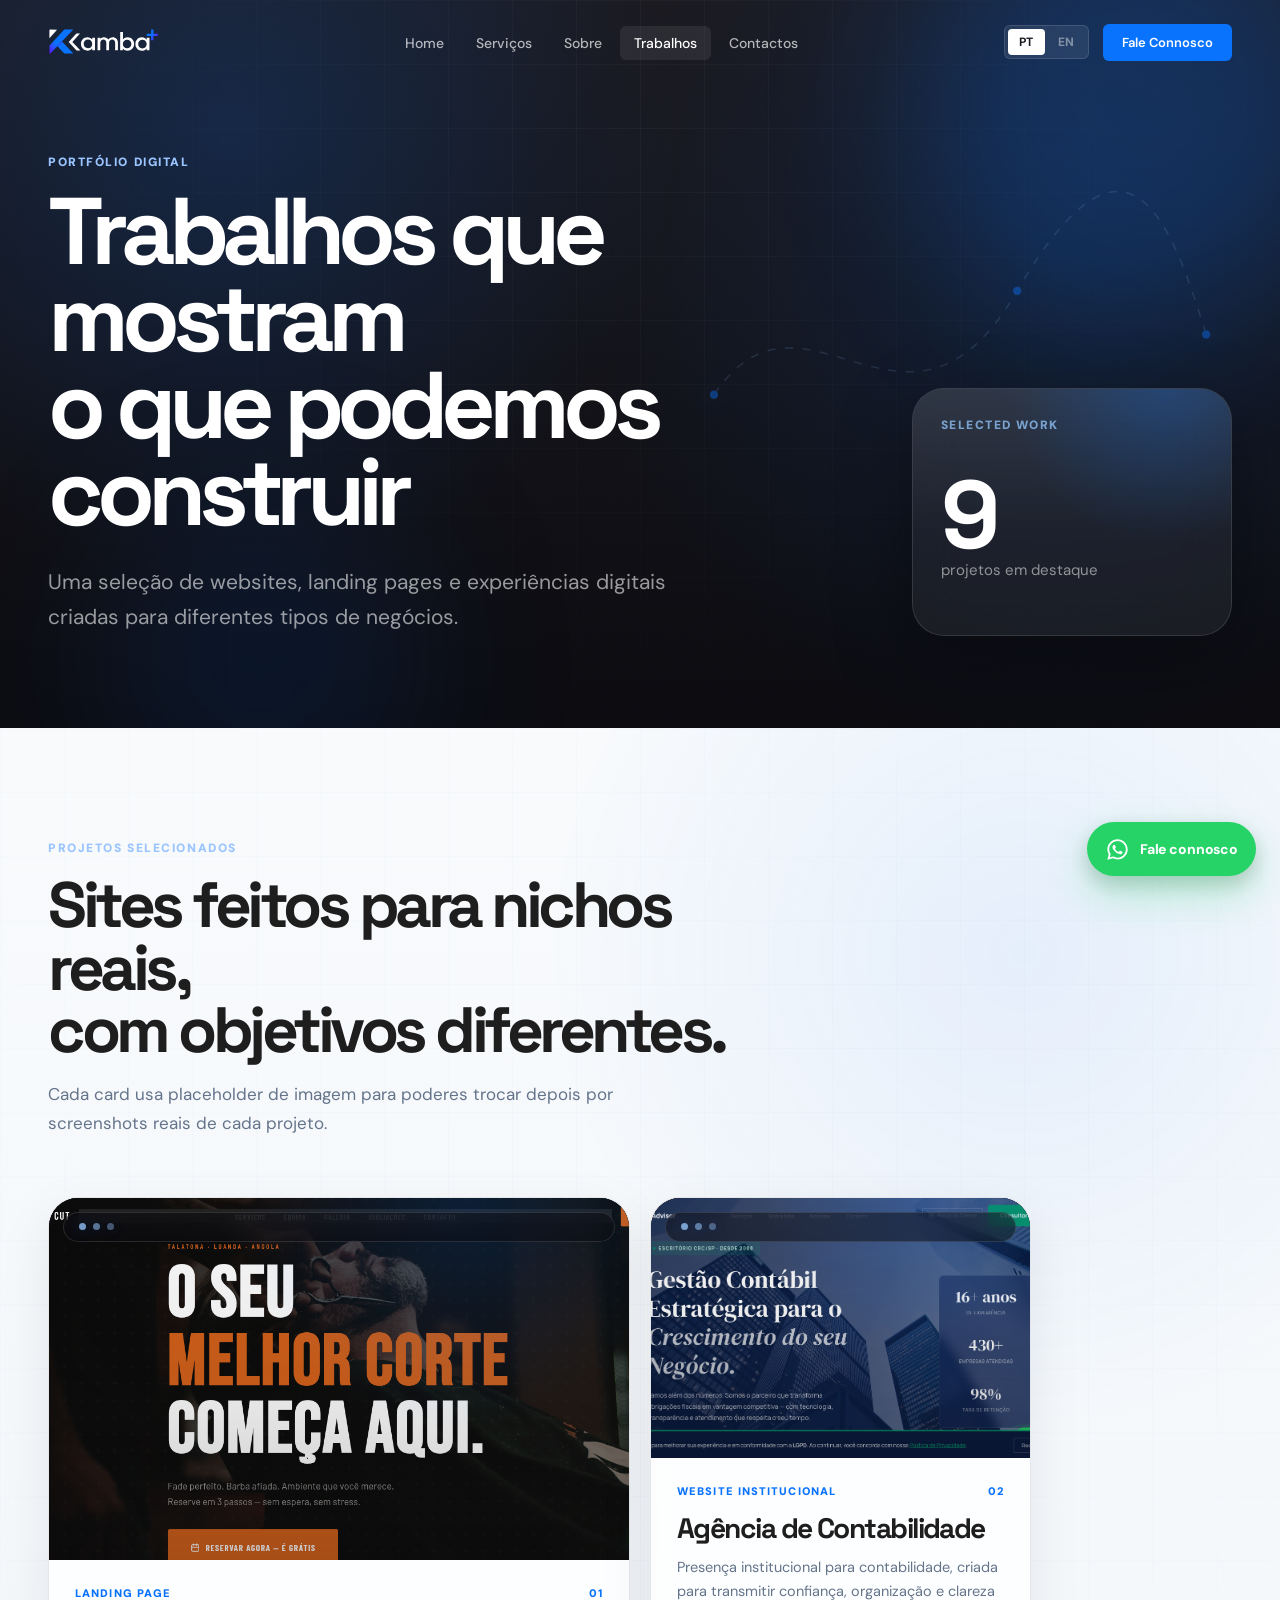
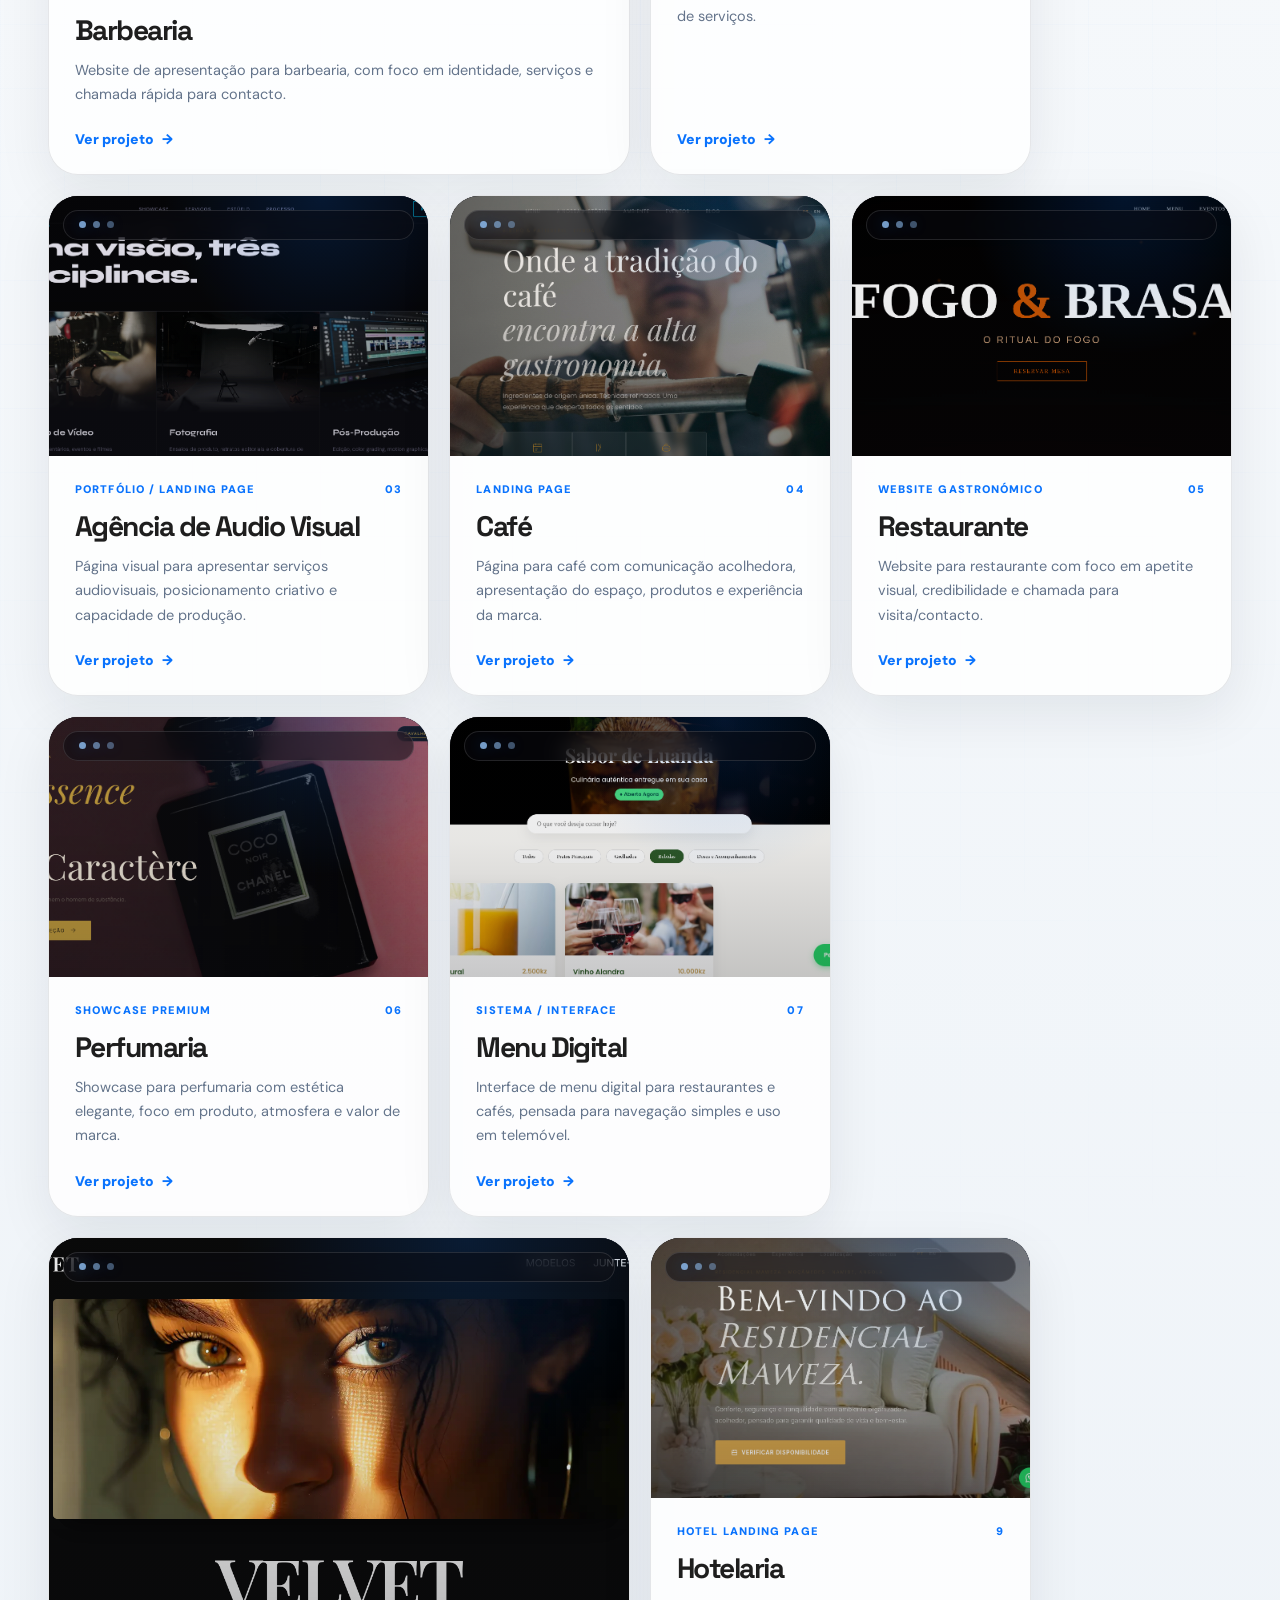
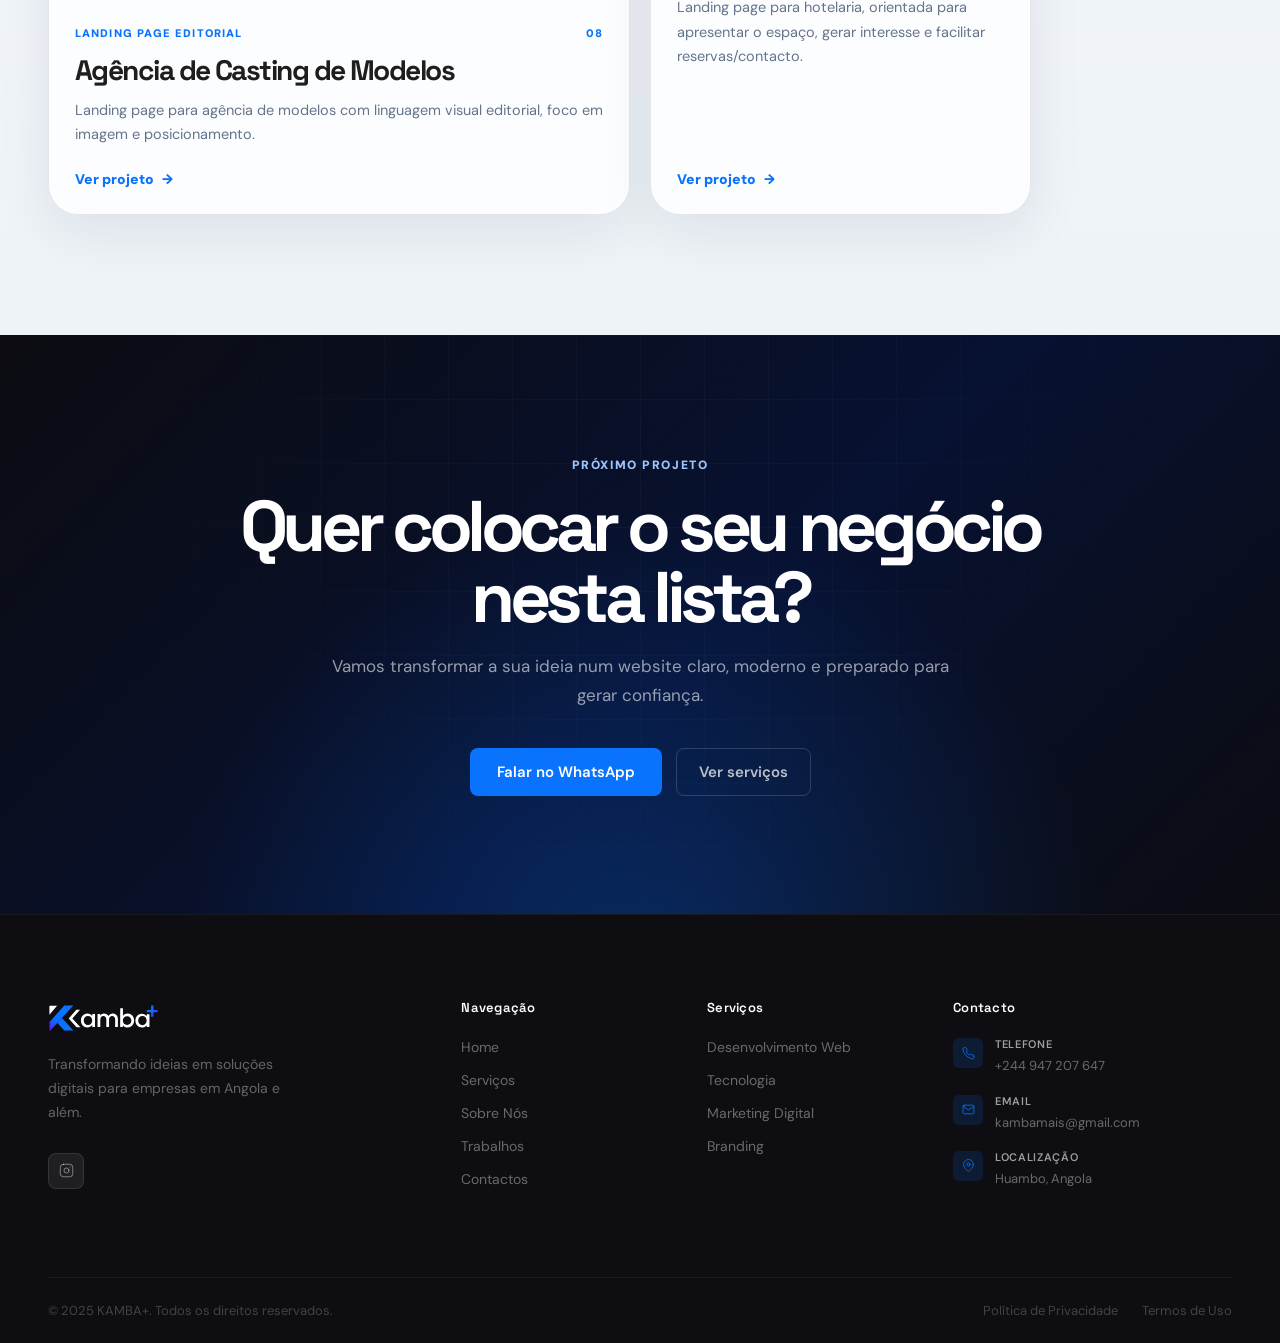
<file: projects.html>
<!DOCTYPE html>

<html lang="pt">

<head>
    <meta charset="utf-8" />
    <meta content="width=device-width, initial-scale=1.0" name="viewport" />
    <title data-i18n="meta.projects.title">Trabalhos — KAMBA+ | Projetos Digitais</title>
    <meta
        content="Conheça alguns trabalhos digitais desenvolvidos pela KAMBA+: websites, landing pages, menus digitais e páginas institucionais."
        data-i18n-content="meta.projects.description" name="description" />
    <meta content="#1A191F" name="theme-color" />
    <link href="assets/icons/favicon2.png" rel="icon" type="image/svg+xml" />
    <link href="assets/css/main.css" rel="stylesheet" />
    <link href="assets/css/projects.css" rel="stylesheet" />
    <link href="https://fonts.googleapis.com" rel="preconnect" />
    <link crossorigin="" href="https://fonts.gstatic.com" rel="preconnect" />
    <link
        href="https://fonts.googleapis.com/css2?family=Space+Grotesk:wght@400;500;600;700&amp;family=DM+Sans:ital,opsz,wght@0,9..40,300;0,9..40,400;0,9..40,500;0,9..40,600;1,9..40,400&amp;display=swap"
        rel="stylesheet" />
</head>

<body class="projects-page">
    <nav aria-label="Navegação principal" class="nav" data-i18n-aria-label="aria.nav.main" id="nav">
        <div class="wrap">
            <div class="nav__row">
                <a aria-label="KAMBA+ — Início" class="nav__logo" data-i18n-aria-label="aria.logo.home"
                    href="index.html">
                    <img alt="KAMBA+ logo" class="nav__logo-img" height="40px" src="assets/icons/logo.svg" />
                </a>
                <ul class="nav__menu" role="list">
                    <li><a data-i18n="nav.home" href="index.html">Home</a></li>
                    <li><a data-i18n="nav.services" href="services.html">Serviços</a></li>
                    <li><a data-i18n="nav.about" href="about.html">Sobre</a></li>
                    <li><a class="is-current" data-i18n="nav.projects" href="projects.html">Trabalhos</a></li>
                    <li><a data-i18n="nav.contacts" href="#contactos">Contactos</a></li>
                </ul>
                <div class="nav__controls">
                    <div aria-label="Selecionar idioma" class="nav__lang" data-i18n-aria-label="nav.lang.label"
                        role="group">
                        <button aria-pressed="true" class="on" data-lang-btn="pt" id="lang-pt">PT</button>
                        <button aria-pressed="false" data-lang-btn="en" id="lang-en">EN</button>
                    </div>
                    <a class="btn btn-primary btn-sm" data-i18n="nav.cta" href="#contactos">
                        Fale Connosco
                        <svg aria-hidden="true" fill="none" height="13" viewbox="0 0 14 14" width="13">
                            <path d="M2 7h10M8 3l4 4-4 4" stroke="currentColor" stroke-linecap="round"
                                stroke-linejoin="round" stroke-width="1.6"></path>
                        </svg>
                    </a>
                    <button aria-controls="drawer" aria-expanded="false" aria-label="Abrir menu" class="nav__burger"
                        data-i18n-aria-label="aria.nav.open" id="burger">
                        <span></span><span></span><span></span>
                    </button>
                </div>
            </div>
        </div>
    </nav>
    <nav aria-hidden="true" aria-label="Menu de navegação móvel" class="nav__drawer"
        data-i18n-aria-label="aria.nav.mobile" id="drawer">
        <a class="drw-link" data-i18n="nav.home" href="index.html">Home</a>
        <a class="drw-link" data-i18n="nav.services" href="services.html">Serviços</a><a class="drw-link is-current"
            data-i18n="nav.projects" href="projects.html">Trabalhos</a>
        <a class="drw-link" data-i18n="nav.about" href="about.html">Sobre</a>
        <a class="drw-link" data-i18n="nav.contacts" href="#contactos">Contactos</a>
        <a class="btn btn-primary" data-i18n="nav.cta" href="#contactos">Fale Connosco</a>
    </nav>
    <main>
        <section aria-label="Apresentação dos trabalhos" class="projects-hero"
            data-i18n-aria-label="aria.projects.hero">
            <div aria-hidden="true" class="projects-hero__noise"></div>
            <div aria-hidden="true" class="projects-blob projects-blob--a"></div>
            <div aria-hidden="true" class="projects-blob projects-blob--b"></div>
            <svg aria-hidden="true" class="projects-hero__svg" focusable="false" viewbox="0 0 520 280">
                <path class="projects-line" d="M24 226 C 112 96, 210 308, 316 126 S 464 58, 498 168"></path>
                <circle class="projects-node" cx="24" cy="226" r="4"></circle>
                <circle class="projects-node" cx="316" cy="126" r="4"></circle>
                <circle class="projects-node" cx="498" cy="168" r="4"></circle>
            </svg>
            <div class="wrap">
                <div class="projects-hero__grid">
                    <div class="projects-hero__copy">
                        <span class="projects-eyebrow" data-i18n="projects.hero.eyebrow">Portfólio Digital</span>
                        <h1 class="projects-hero__title" data-i18n-html="projects.hero.title">Trabalhos que
                            mostram<br />o
                            que podemos construir</h1>
                        <p class="projects-hero__lead" data-i18n="projects.hero.subtitle">Uma seleção de websites,
                            landing pages e experiências digitais criadas para diferentes tipos de negócios.</p>
                    </div>
                    <div aria-hidden="true" class="projects-hero__panel">
                        <span class="projects-hero__panel-kicker">Selected work</span>
                        <strong>9</strong>
                        <span>projetos em destaque</span>
                    </div>
                </div>
            </div>
        </section>
        <section aria-label="Lista de trabalhos realizados" class="projects-showcase"
            data-i18n-aria-label="aria.projects.showcase">
            <div class="wrap">
                <div class="projects-showcase__head">
                    <span class="projects-eyebrow" data-i18n="projects.showcase.eyebrow">Projetos selecionados</span>
                    <h2 data-i18n-html="projects.showcase.title">Sites feitos para nichos reais,<br />com objetivos
                        diferentes.</h2>
                    <p data-i18n="projects.showcase.subtitle">Cada card usa placeholder de imagem para poderes trocar
                        depois por screenshots reais de cada projeto.</p>
                </div>
                <div class="projects-grid">
                    <article class="project-card" data-work="barber">
                        <a aria-label="Abrir projeto Barbearia" class="project-card__media"
                            href="https://whaltayr.github.io/barbearia/" rel="noopener noreferrer" target="_blank">
                            <div aria-hidden="true" class="project-card__placeholder">
                                <span class="project-card__browser-dot"></span>
                                <span class="project-card__browser-dot"></span>
                                <span class="project-card__browser-dot"></span>
                                <img alt="Screenshot do projeto Barbearia" class="project-card__thumb"
                                    src="assets/image/pj2.png" />
                            </div>
                            <!-- Troca o placeholder por uma imagem quando tiveres screenshot: 
                        <img src="assets/image/projects/barber.jpg" alt="Screenshot do projeto Barbearia">
                        -->
                        </a>
                        <div class="project-card__body">
                            <div class="project-card__meta">
                                <span data-i18n="projects.card.barber.type">Landing Page</span>
                                <span>01</span>
                            </div>
                            <h3 class="project-card__title" data-i18n="projects.card.barber.title">Barbearia</h3>
                            <p class="project-card__desc" data-i18n="projects.card.barber.desc">Website de apresentação
                                para barbearia, com foco em identidade, serviços e chamada rápida para contacto.</p>
                            <a class="project-card__link" data-i18n="projects.card.cta"
                                href="https://whaltayr.github.io/barbearia/" rel="noopener noreferrer"
                                target="_blank">Ver projeto</a>
                        </div>
                    </article>
                    <article class="project-card" data-work="accounting">
                        <a aria-label="Abrir projeto Agência de Contabilidade" class="project-card__media"
                            href="https://whaltayr.github.io/trust/" rel="noopener noreferrer" target="_blank">
                            <div aria-hidden="true" class="project-card__placeholder">
                                <span class="project-card__browser-dot"></span>
                                <span class="project-card__browser-dot"></span>
                                <span class="project-card__browser-dot"></span>
                                <img alt="Screenshot do projeto Agência de
                                Contabilidade" class="project-card__thumb" src="assets/image/pj1.png" />
                            </div>
                            <!-- Troca o placeholder por uma imagem quando tiveres screenshot: 
                        <img src="assets/image/projects/accounting.jpg" alt="Screenshot do projeto Agência de Contabilidade">
                        -->
                        </a>
                        <div class="project-card__body">
                            <div class="project-card__meta">
                                <span data-i18n="projects.card.accounting.type">Website Institucional</span>
                                <span>02</span>
                            </div>
                            <h3 class="project-card__title" data-i18n="projects.card.accounting.title">Agência de
                                Contabilidade</h3>
                            <p class="project-card__desc" data-i18n="projects.card.accounting.desc">Presença
                                institucional para contabilidade, criada para transmitir confiança, organização e
                                clareza de serviços.</p>
                            <a class="project-card__link" data-i18n="projects.card.cta"
                                href="https://whaltayr.github.io/trust/" rel="noopener noreferrer" target="_blank">Ver
                                projeto</a>
                        </div>
                    </article>
                    <article class="project-card" data-work="audiovisual">
                        <a aria-label="Abrir projeto Agência de Audio Visual" class="project-card__media"
                            href="https://whaltayr.github.io/Audio-Visual/" rel="noopener noreferrer" target="_blank">
                            <div aria-hidden="true" class="project-card__placeholder">
                                <span class="project-card__browser-dot"></span>
                                <span class="project-card__browser-dot"></span>
                                <span class="project-card__browser-dot"></span>
                                <img alt="Screenshot do projeto Agência de Audio
                                Visual" class="project-card__thumb" src="assets/image/pj4.png" />
                            </div>
                            <!-- Troca o placeholder por uma imagem quando tiveres screenshot: 
                        <img src="assets/image/projects/audiovisual.jpg" alt="Screenshot do projeto Agência de Audio Visual">
                        -->
                        </a>
                        <div class="project-card__body">
                            <div class="project-card__meta">
                                <span data-i18n="projects.card.audiovisual.type">Portfólio / Landing Page</span>
                                <span>03</span>
                            </div>
                            <h3 class="project-card__title" data-i18n="projects.card.audiovisual.title">Agência de Audio
                                Visual</h3>
                            <p class="project-card__desc" data-i18n="projects.card.audiovisual.desc">Página visual para
                                apresentar serviços audiovisuais, posicionamento criativo e capacidade de produção.</p>
                            <a class="project-card__link" data-i18n="projects.card.cta"
                                href="https://whaltayr.github.io/Audio-Visual/" rel="noopener noreferrer"
                                target="_blank">Ver projeto</a>
                        </div>
                    </article>
                    <article class="project-card" data-work="cafe">
                        <a aria-label="Abrir projeto Café" class="project-card__media"
                            href="https://whaltayr.github.io/caf-/" rel="noopener noreferrer" target="_blank">
                            <div aria-hidden="true" class="project-card__placeholder">
                                <span class="project-card__browser-dot"></span>
                                <span class="project-card__browser-dot"></span>
                                <span class="project-card__browser-dot"></span>
                                <img alt="Screenshot do projeto Café" class="project-card__thumb"
                                    src="assets/image/pj5.png" />
                            </div>
                            <!-- Troca o placeholder por uma imagem quando tiveres screenshot: 
                        <img src="assets/image/projects/cafe.jpg" alt="Screenshot do projeto Café">
                        -->
                        </a>
                        <div class="project-card__body">
                            <div class="project-card__meta">
                                <span data-i18n="projects.card.cafe.type">Landing Page</span>
                                <span>04</span>
                            </div>
                            <h3 class="project-card__title" data-i18n="projects.card.cafe.title">Café</h3>
                            <p class="project-card__desc" data-i18n="projects.card.cafe.desc">Página para café com
                                comunicação acolhedora, apresentação do espaço, produtos e experiência da marca.</p>
                            <a class="project-card__link" data-i18n="projects.card.cta"
                                href="https://whaltayr.github.io/caf-/" rel="noopener noreferrer" target="_blank">Ver
                                projeto</a>
                        </div>
                    </article>
                    <article class="project-card" data-work="restaurant">
                        <a aria-label="Abrir projeto Restaurante" class="project-card__media"
                            href="https://whaltayr.github.io/nabrasa/" rel="noopener noreferrer" target="_blank">
                            <div aria-hidden="true" class="project-card__placeholder">
                                <span class="project-card__browser-dot"></span>
                                <span class="project-card__browser-dot"></span>
                                <span class="project-card__browser-dot"></span>
                                <img alt="Screenshot do projeto Restaurante" class="project-card__thumb"
                                    src="assets/image/pj6.png" />
                            </div>
                            <!-- Troca o placeholder por uma imagem quando tiveres screenshot: 
                        <img src="assets/image/projects/restaurant.jpg" alt="Screenshot do projeto Restaurante">
                        -->
                        </a>
                        <div class="project-card__body">
                            <div class="project-card__meta">
                                <span data-i18n="projects.card.restaurant.type">Website Gastronómico</span>
                                <span>05</span>
                            </div>
                            <h3 class="project-card__title" data-i18n="projects.card.restaurant.title">Restaurante</h3>
                            <p class="project-card__desc" data-i18n="projects.card.restaurant.desc">Website para
                                restaurante com foco em apetite visual, credibilidade e chamada para visita/contacto.
                            </p>
                            <a class="project-card__link" data-i18n="projects.card.cta"
                                href="https://whaltayr.github.io/nabrasa/" rel="noopener noreferrer" target="_blank">Ver
                                projeto</a>
                        </div>
                    </article>
                    <article class="project-card" data-work="perfume">
                        <a aria-label="Abrir projeto Perfumaria" class="project-card__media"
                            href="https://whaltayr.github.io/prezensa/" rel="noopener noreferrer" target="_blank">
                            <div aria-hidden="true" class="project-card__placeholder">
                                <span class="project-card__browser-dot"></span>
                                <span class="project-card__browser-dot"></span>
                                <span class="project-card__browser-dot"></span>
                                <img alt="Screenshot do projeto Perfumaria" class="project-card__thumb"
                                    src="assets/image/pj7.png" />
                                <!-- Troca o placeholder por uma imagem quando tiveres screenshot: 
                        <img src="assets/image/projects/perfume.jpg" alt="Screenshot do projeto Perfumaria">
                        -->
                            </div>
                        </a>
                        <div class="project-card__body">
                            <div class="project-card__meta">
                                <span data-i18n="projects.card.perfume.type">Showcase Premium</span>
                                <span>06</span>
                            </div>
                            <h3 class="project-card__title" data-i18n="projects.card.perfume.title">Perfumaria</h3>
                            <p class="project-card__desc" data-i18n="projects.card.perfume.desc">Showcase para
                                perfumaria com estética elegante, foco em produto, atmosfera e valor de marca.</p>
                            <a class="project-card__link" data-i18n="projects.card.cta"
                                href="https://whaltayr.github.io/prezensa/" rel="noopener noreferrer"
                                target="_blank">Ver projeto</a>
                        </div>
                    </article>
                    <article class="project-card" data-work="menu">
                        <a aria-label="Abrir projeto Menu Digital" class="project-card__media"
                            href="https://whaltayr.github.io/menu-test/" rel="noopener noreferrer" target="_blank">
                            <div aria-hidden="true" class="project-card__placeholder">
                                <span class="project-card__browser-dot"></span>
                                <span class="project-card__browser-dot"></span>
                                <span class="project-card__browser-dot"></span>
                                <img alt="Screenshot do projeto Menu Digital" class="project-card__thumb"
                                    src="assets/image/pj8.png" />
                            </div>
                            <!-- Troca o placeholder por uma imagem quando tiveres screenshot: 
                        <img src="assets/image/projects/menu.jpg" alt="Screenshot do projeto Menu Digital">
                        -->
                        </a>
                        <div class="project-card__body">
                            <div class="project-card__meta">
                                <span data-i18n="projects.card.menu.type">Sistema / Interface</span>
                                <span>07</span>
                            </div>
                            <h3 class="project-card__title" data-i18n="projects.card.menu.title">Menu Digital</h3>
                            <p class="project-card__desc" data-i18n="projects.card.menu.desc">Interface de menu digital
                                para restaurantes e cafés, pensada para navegação simples e uso em telemóvel.</p>
                            <a class="project-card__link" data-i18n="projects.card.cta"
                                href="https://whaltayr.github.io/menu-test/" rel="noopener noreferrer"
                                target="_blank">Ver projeto</a>
                        </div>
                    </article>

                    <article class="project-card" data-work="casting">
                        <a aria-label="Abrir projeto Agência de Casting de Modelos" class="project-card__media"
                            href="https://velvet-models-qnz2t05ew-whaltayrs-projects.vercel.app/"
                            rel="noopener noreferrer" target="_blank">
                            <div aria-hidden="true" class="project-card__placeholder">
                                <span class="project-card__browser-dot"></span>
                                <span class="project-card__browser-dot"></span>
                                <span class="project-card__browser-dot"></span>
                                <img alt="Screenshot do projeto Agência de Casting
                                de Modelos" class="project-card__thumb" src="assets/image/pj10.png" />
                            </div>
                            <!-- Troca o placeholder por uma imagem quando tiveres screenshot: 
                        <img src="assets/image/projects/casting.jpg" alt="Screenshot do projeto Agência de Casting de Modelos">
                        -->
                        </a>
                        <div class="project-card__body">
                            <div class="project-card__meta">
                                <span data-i18n="projects.card.casting.type">Landing Page Editorial</span>
                                <span>08</span>
                            </div>
                            <h3 class="project-card__title" data-i18n="projects.card.casting.title">Agência de Casting
                                de Modelos</h3>
                            <p class="project-card__desc" data-i18n="projects.card.casting.desc">Landing page para
                                agência de modelos com linguagem visual editorial, foco em imagem e posicionamento.</p>
                            <a class="project-card__link" data-i18n="projects.card.cta"
                                href="https://velvet-models-qnz2t05ew-whaltayrs-projects.vercel.app/"
                                rel="noopener noreferrer" target="_blank">Ver projeto</a>
                        </div>
                    </article>
                

                    <article class="project-card" data-work="hotel">
                        <a aria-label="Abrir projeto Hotelaria" class="project-card__media"
                            href="https://whaltayr.github.io/oasis/" rel="noopener noreferrer" target="_blank">
                            <div aria-hidden="true" class="project-card__placeholder">
                                <span class="project-card__browser-dot"></span>
                                <span class="project-card__browser-dot"></span>
                                <span class="project-card__browser-dot"></span>
                                <img alt="Screenshot do projeto Hotelaria" class="project-card__thumb"
                                    src="assets/image/pj9.png" />
                            </div>
                            <!-- Troca o placeholder por uma imagem quando tiveres screenshot: 
                        <img src="assets/image/projects/hotel.jpg" alt="Screenshot do projeto Hotelaria">
                        -->
                        </a>
                        <div class="project-card__body">
                            <div class="project-card__meta">
                                <span data-i18n="projects.card.hotel.type">Hotel Landing Page</span>
                                <span>9</span>
                            </div>
                            <h3 class="project-card__title" data-i18n="projects.card.hotel.title">Hotelaria</h3>
                            <p class="project-card__desc" data-i18n="projects.card.hotel.desc">Landing page para
                                hotelaria, orientada para apresentar o espaço, gerar interesse e facilitar
                                reservas/contacto.</p>
                            <a class="project-card__link" data-i18n="projects.card.cta"
                                href="https://whaltayr.github.io/oasis/" rel="noopener noreferrer" target="_blank">Ver
                                projeto</a>
                        </div>
                    </article>
                </div>
            </div>
            <!--
        Extra disponível: Loja de Cosméticos — https://whaltayr.github.io/cosmerico/
        Extra disponível: Hotel Landing Page — https://whaltayr.github.io/yona/
        Extra disponível: Restaurante Café — https://whaltayr.github.io/caf-/
    -->
        </section>
        <section aria-label="Chamada para contacto" class="projects-cta" data-i18n-aria-label="aria.projects.cta"
            id="contactos">
            <div aria-hidden="true" class="projects-cta__noise"></div>
            <div class="wrap">
                <div class="projects-cta__box">
                    <span class="projects-eyebrow" data-i18n="projects.cta.eyebrow">Próximo projeto</span>
                    <h2 data-i18n-html="projects.cta.title">Quer colocar o seu negócio<br />nesta lista?</h2>
                    <p data-i18n="projects.cta.subtitle">Vamos transformar a sua ideia num website claro, moderno e
                        preparado para gerar confiança.</p>
                    <div class="projects-cta__actions">
                        <a class="btn btn-primary" data-i18n="projects.cta.whatsapp" href="https://wa.me/244947207647"
                            rel="noopener noreferrer" target="_blank">Falar no WhatsApp</a>
                        <a class="btn btn-ghost" data-i18n="projects.cta.services" href="services.html">Ver serviços</a>
                    </div>
                </div>
            </div>
        </section>
    </main>
    <footer aria-label="Rodapé da KAMBA+" class="footer" data-i18n-aria-label="aria.footer">
        <div class="wrap">
            <div class="footer__grid">
                <div>
                    <div class="f-logo"><img alt="KAMBA+ logo" class="nav__logo-img-footer"
                            src="assets/icons/logo.svg" /></div>
                    <p class="f-tagline" data-i18n="footer.tagline">Transformando ideias em soluções digitais para
                        empresas em Angola e além.</p>
                    <div class="f-social">
                        <a aria-label="Instagram da KAMBA+" href="https://instagram.com/KambaMais"
                            rel="noopener noreferrer" target="_blank">
                            <svg fill="none" height="15" stroke="currentColor" stroke-linecap="round"
                                stroke-linejoin="round" stroke-width="1.5" viewbox="0 0 24 24" width="15">
                                <rect height="20" rx="5" width="20" x="2" y="2"></rect>
                                <path d="M16 11.37A4 4 0 1 1 12.63 8 4 4 0 0 1 16 11.37z"></path>
                                <line x1="17.5" x2="17.51" y1="6.5" y2="6.5"></line>
                            </svg>
                        </a>
                   <!--      <a aria-label="Facebook da KAMBA+" href="#" rel="noopener noreferrer" target="_blank">
                            <svg fill="none" height="15" stroke="currentColor" stroke-linecap="round"
                                stroke-linejoin="round" stroke-width="1.5" viewbox="0 0 24 24" width="15">
                                <path d="M18 2h-3a5 5 0 0 0-5 5v3H7v4h3v8h4v-8h3l1-4h-4V7a1 1 0 0 1 1-1h3z"></path>
                            </svg>
                        </a>

                        -->
                      
                    </div>
                </div>
                <div>
                    <h3 class="f-col-title" data-i18n="footer.nav.title">Navegação</h3>
                    <ul class="f-links" role="list">
                        <li><a data-i18n="nav.home" href="index.html">Home</a></li>
                        <li><a data-i18n="nav.services" href="services.html">Serviços</a></li>
                        <li><a data-i18n="footer.nav.about" href="about.html">Sobre Nós</a></li>
                        <li><a data-i18n="nav.projects" href="projects.html">Trabalhos</a></li>
                        <li><a data-i18n="nav.contacts" href="contact.html">Contactos</a></li>
                    </ul>
                </div>
                <div>
                    <h3 class="f-col-title" data-i18n="footer.svc.title">Serviços</h3>
                    <ul class="f-links" role="list">
                        <li><a data-i18n="footer.services.webdev" href="services.html#webdev">Desenvolvimento Web</a>
                        </li>
                        <li><a data-i18n="footer.services.tech" href="services.html#tecnologia">Tecnologia</a></li>
                        <li><a data-i18n="footer.services.digital-marketing" href="services.html#marketing">Marketing
                                Digital</a></li>
                        <li><a data-i18n="footer.services.branding" href="services.html#branding">Branding</a></li>
                    </ul>
                </div>
                <div>
                    <h3 class="f-col-title" data-i18n="footer.cnt.title">Contacto</h3>
                    <div class="f-contact-item">
                        <div aria-hidden="true" class="f-contact-ico">
                            <svg fill="none" stroke-linecap="round" stroke-linejoin="round" stroke-width="1.5"
                                viewbox="0 0 24 24">
                                <path
                                    d="M22 16.92v3a2 2 0 0 1-2.18 2 19.79 19.79 0 0 1-8.63-3.07A19.5 19.5 0 0 1 4.69 12a19.79 19.79 0 0 1-3.07-8.67A2 2 0 0 1 3.6 1.26h3a2 2 0 0 1 2 1.72c.13.9.37 1.77.72 2.61a2 2 0 0 1-.45 2.11L7.91 9a16 16 0 0 0 6 6l.91-.91a2 2 0 0 1 2.11-.45c.84.35 1.71.59 2.61.72A2 2 0 0 1 21.57 16.92z">
                                </path>
                            </svg>
                        </div>
                        <div class="f-contact-txt"><strong data-i18n="footer.cnt.phone">Telefone</strong><a
                                href="tel:+244947207647">+244 947 207
                                647</a></div>
                    </div>
                    <div class="f-contact-item">
                        <div aria-hidden="true" class="f-contact-ico">
                            <svg fill="none" stroke-linecap="round" stroke-linejoin="round" stroke-width="1.5"
                                viewbox="0 0 24 24">
                                <path d="M4 4h16c1.1 0 2 .9 2 2v12c0 1.1-.9 2-2 2H4c-1.1 0-2-.9-2-2V6c0-1.1.9-2 2-2z">
                                </path>
                                <polyline points="22,6 12,13 2,6"></polyline>
                            </svg>
                        </div>
                        <div class="f-contact-txt"><strong data-i18n="footer.cnt.email">Email</strong><a
                                href="mailto:kambamais@gmail.com">kambamais@gmail.com</a></div>
                    </div>
                    <div class="f-contact-item">
                        <div aria-hidden="true" class="f-contact-ico">
                            <svg fill="none" stroke-linecap="round" stroke-linejoin="round" stroke-width="1.5"
                                viewbox="0 0 24 24">
                                <path d="M21 10c0 7-9 13-9 13s-9-6-9-13a9 9 0 0 1 18 0z"></path>
                                <circle cx="12" cy="10" r="3"></circle>
                            </svg>
                        </div>
                        <div class="f-contact-txt"><strong data-i18n="footer.cnt.loc">Localização</strong>Huambo, Angola
                        </div>
                    </div>
                </div>
            </div>
            <div class="footer__bar">
                <p class="footer__copy" data-i18n="footer.copy">© 2025 KAMBA+. Todos os direitos reservados.</p>
                <div class="footer__bar-links">
                    <a data-i18n="footer.privacy" href="#">Política de Privacidade</a>
                    <a data-i18n="footer.terms" href="#">Termos de Uso</a>
                </div>
            </div>
        </div>
    </footer>
    <a aria-label="Falar com a KAMBA+ no WhatsApp" class="wa-float" data-i18n-aria-label="aria.whatsapp.float"
        href="https://wa.me/244947207647" rel="noopener noreferrer" target="_blank">
        <svg aria-hidden="true" class="wa-float__icon" focusable="false" viewbox="0 0 32 32">
            <path
                d="M16.04 3C8.87 3 3.04 8.72 3.04 15.76c0 2.25.61 4.45 1.76 6.37L3 29l7.05-1.8a13.2 13.2 0 0 0 5.99 1.47c7.17 0 13-5.72 13-12.76S23.21 3 16.04 3Zm0 23.48c-1.86 0-3.69-.5-5.28-1.45l-.38-.23-4.18 1.07 1.1-4.01-.25-.41a10.7 10.7 0 0 1-1.64-5.69c0-5.84 4.77-10.58 10.63-10.58s10.63 4.74 10.63 10.58-4.77 10.72-10.63 10.72Zm5.82-7.92c-.32-.16-1.89-.92-2.18-1.03-.29-.1-.5-.16-.71.16-.21.31-.82 1.02-1.01 1.23-.18.21-.37.24-.69.08-.32-.16-1.35-.49-2.57-1.55-.95-.83-1.59-1.86-1.78-2.17-.18-.31-.02-.48.14-.64.14-.14.32-.37.48-.55.16-.18.21-.31.32-.52.1-.21.05-.39-.03-.55-.08-.16-.71-1.69-.98-2.31-.26-.6-.52-.52-.71-.53h-.61c-.21 0-.55.08-.84.39-.29.31-1.11 1.07-1.11 2.61s1.14 3.03 1.3 3.24c.16.21 2.25 3.39 5.45 4.75.76.32 1.35.51 1.81.65.76.24 1.45.21 2 .13.61-.09 1.89-.76 2.15-1.49.27-.73.27-1.36.19-1.49-.08-.13-.29-.21-.61-.37Z"
                fill="currentColor"></path>
        </svg>
        <span class="wa-float__text" data-i18n="common.whatsapp.float">Fale connosco</span>
    </a>
 <script src="js/vendor/gsap.min.js"></script>
<script src="js/vendor/ScrollTrigger.min.js"></script>
    <script src="js/projects.js"></script>
    <script src="js/language.js"></script>
</body>

</html>
</file>
<file: assets/css/main.css>
/* ═══════════════════════════════════
   TOKENS
═══════════════════════════════════ */
        :root {
            --blue: #0A73FD;
            --blue-dark: #064597;
            --blue-hover: #1A81FF;
            --blue-dim: rgba(10, 115, 253, 0.12);
            --blue-border: rgba(10, 115, 253, 0.28);
            --blue-glow: rgba(10, 115, 253, 0.35);
            --ink: #1E1E1E;
            --ink-mid: #262626;
            --ink-deep: #1A191F;
            --ink-foot: #0E0D12;
            --white: #FFFFFF;
            --white-dim: hwb(0 89% 11% / 0.882);
            --gray-light: #F8FAFC;
            --gray-100: #F1F5F9;
            --gray-200: #E2E8F0;
            --gray-400: #94A3B8;
            --gray-600: #64748B;

            --font-head: 'Space Grotesk', system-ui, sans-serif;
            --font-body: 'DM Sans', system-ui, sans-serif;

            --radius-sm: 8px;
            --radius-md: 16px;
            --radius-lg: 24px;
            --radius-xl: 32px;

            --shadow-sm: 0 2px 12px rgba(0, 0, 0, .06);
            --shadow-md: 0 8px 32px rgba(0, 0, 0, .10);
            --shadow-lg: 0 20px 60px rgba(0, 0, 0, .14);
            --shadow-blue: 0 8px 32px rgba(10, 115, 253, .32);

            --ease: cubic-bezier(0.4, 0, 0.2, 1);
            --dur: 0.32s;

               --t: 0.32s;
        }

        /* ═══════════════════════════════════
   RESET
═══════════════════════════════════ */
        *,
        *::before,
        *::after {
            box-sizing: border-box;
            margin: 0;
            padding: 0;
        }

        html {
            scroll-behavior: smooth;
            font-size: 16px;
        }

        body {
            font-family: var(--font-body);
            color: var(--ink);
            background: var(--white);
            overflow-x: hidden;
            -webkit-font-smoothing: antialiased;
            text-rendering: optimizeLegibility;
        }

        img {
            display: block;
            max-width: 100%;
        }

        a {
            text-decoration: none;
            color: inherit;
        }

        button {
            cursor: pointer;
            border: none;
            background: none;
            font-family: inherit;
        }

        ul {
            list-style: none;
        }

        /* ═══════════════════════════════════
   LAYOUT
═══════════════════════════════════ */
        .wrap {
            width: 100%;
            max-width: 1280px;
            margin: 0 auto;
            padding: 0 48px;
        }

        /* ═══════════════════════════════════
   ACCESSIBILITY
═══════════════════════════════════ */
        .sr-only {
            position: absolute;
            width: 1px;
            height: 1px;
            overflow: hidden;
            clip: rect(0, 0, 0, 0);
            white-space: nowrap;
        }

        a:focus-visible,
        button:focus-visible {
            outline: 2px solid var(--blue);
            outline-offset: 3px;
            border-radius: var(--radius-sm);
        }

        @media (prefers-reduced-motion: reduce) {

            *,
            *::before,
            *::after {
                animation-duration: 0.01ms !important;
                transition-duration: 0.01ms !important;
            }
        }

        /* ═══════════════════════════════════
   SHARED BUTTONS
═══════════════════════════════════ */
        .btn {
            display: inline-flex;
            align-items: center;
            gap: 8px;
            font-family: var(--font-body);
            font-weight: 600;
            border-radius: var(--radius-sm);
            transition: all var(--dur) var(--ease);
            white-space: nowrap;
            cursor: pointer;
        }

        .btn-primary {
            background: var(--blue);
            color: var(--white);
            font-size: 15px;
            padding: 13px 26px;
            border: 1px solid transparent;
        }

        .btn-primary:hover {
            background: var(--blue-hover);
            box-shadow: var(--shadow-blue);
            transform: translateY(-2px);
        }

        .btn-primary svg {
            transition: transform var(--dur) var(--ease);
        }

        .btn-primary:hover svg {
            transform: translateX(3px);
        }

        .btn-ghost {
            background: transparent;
            color: rgba(255, 255, 255, .72);
            font-size: 15px;
            padding: 13px 22px;
            border: 1px solid rgba(255, 255, 255, .16);
        }

        .btn-ghost:hover {
            color: var(--white);
            border-color: rgba(255, 255, 255, .34);
            background: rgba(255, 255, 255, .06);
        }

        .btn-sm {
            font-size: 13px;
            padding: 9px 18px;
            border-radius: 6px;
        }

        /* ═══════════════════════════════════
   SECTION HEADER
═══════════════════════════════════ */
        .sec-head {
            text-align: center;
            max-width: 620px;
            margin: 0 auto 72px;
        }

        .eyebrow {
            display: inline-block;
            font-family: var(--font-body);
            font-size: 11px;
            font-weight: 700;
            letter-spacing: .12em;
            text-transform: uppercase;
            color: var(--blue);
            margin-bottom: 16px;
        }

        .sec-title {
            font-family: var(--font-head);
            font-size: clamp(28px, 3.4vw, 44px);
            font-weight: 700;
            letter-spacing: -1px;
            color: var(--ink);
            line-height: 1.15;
            margin-bottom: 16px;
        }

        .sec-sub {
            font-family: var(--font-body);
            font-size: 17px;
            color: var(--gray-600);
            line-height: 1.70;
        }

        /* ═══════════════════════════════════
   ANIMATION SEEDS (GSAP overrides)
═══════════════════════════════════ */
        .anim-up {
            opacity: 0;
            transform: translateY(30px);
        }

        .anim-fade {
            opacity: 0;
        }

        .anim-right {
            opacity: 0;
            transform: translateX(36px);
        }

        /* ═══════════════════════════════════
   NAVBAR
═══════════════════════════════════ */
        .nav {
            position: fixed;
            inset: 0 0 auto;
            z-index: 900;
            padding: 22px 0;
            transition: padding var(--dur) var(--ease),
                background var(--dur) var(--ease),
                border-color var(--dur) var(--ease),
                box-shadow var(--dur) var(--ease);
        }

        .nav.nav--scrolled {
            padding: 14px 0;
            background: rgba(26, 25, 31, .78);
            backdrop-filter: blur(22px);
            -webkit-backdrop-filter: blur(22px);
            border-bottom: 1px solid rgba(255, 255, 255, .07);
            box-shadow: 0 4px 32px rgba(0, 0, 0, .22);
        }

        .nav__row {
            display: flex;
            align-items: center;
            justify-content: space-between;
            gap: 24px;
        }

        /* Logo */
        .nav__logo {
            display: flex;
            align-items: center;
            gap: 10px;
            font-family: var(--font-head);
            font-size: 21px;
            font-weight: 700;
            color: var(--white);
            letter-spacing: -.5px;
            flex-shrink: 0;
        }

        .nav__mark {
            width: 34px;
            height: 34px;
            background: var(--blue);
            border-radius: var(--radius-sm);
            display: flex;
            align-items: center;
            justify-content: center;
            font-size: 13px;
            font-weight: 700;
            flex-shrink: 0;
        }

        /* Menu links */
        .nav__menu {
            display: flex;
            align-items: center;
            gap: 4px;
        }

        .nav__menu a {
            font-family: var(--font-body);
            font-size: 14px;
            font-weight: 500;
            color: rgba(255, 255, 255, .68);
            padding: 8px 14px;
            border-radius: 6px;
            transition: color var(--dur) var(--ease), background var(--dur) var(--ease);
        }

        .nav__menu a:hover {
            color: var(--white);
            background: rgba(255, 255, 255, .08);
        }

        /* Right controls */
        .nav__controls {
            display: flex;
            align-items: center;
            gap: 14px;
        }

        /* Language toggle */
        .nav__lang {
            display: flex;
            background: rgba(255, 255, 255, .08);
            border: 1px solid rgba(255, 255, 255, .12);
            border-radius: 6px;
            padding: 3px;
            gap: 2px;
        }

        .nav__lang button {
            font-family: var(--font-body);
            font-size: 12px;
            font-weight: 700;
            color: rgba(255, 255, 255, .44);
            padding: 5px 11px;
            border-radius: 4px;
            letter-spacing: .02em;
            transition: all var(--dur) var(--ease);
        }

        .nav__lang button.is-active {
            background: var(--white);
            color: var(--ink-deep);
        }

        /* Hamburger */
        .nav__burger {
            display: none;
            flex-direction: column;
            gap: 5px;
            padding: 6px;
        }

        .nav__burger span {
            display: block;
            width: 22px;
            height: 2px;
            background: var(--white);
            border-radius: 2px;
            transition: all var(--dur) var(--ease);
        }

        .nav__burger.is-open span:nth-child(1) {
            transform: translateY(7px) rotate(45deg);
        }

        .nav__burger.is-open span:nth-child(2) {
            opacity: 0;
        }

        .nav__burger.is-open span:nth-child(3) {
            transform: translateY(-7px) rotate(-45deg);
        }

        /* Mobile drawer */
        .nav__drawer {
            display: none;
            position: fixed;
            inset: 0;
            background: rgba(26, 25, 31, .97);
            backdrop-filter: blur(24px);
            z-index: 850;
            padding: 96px 32px 48px;
            flex-direction: column;
            gap: 4px;
        }

        .nav__drawer.is-open {
            display: flex;
        }

        .nav__drawer a {
            font-family: var(--font-head);
            font-size: 26px;
            font-weight: 600;
            color: rgba(255, 255, 255, .65);
            padding: 14px 0;
            border-bottom: 1px solid rgba(255, 255, 255, .07);
            transition: color var(--dur) var(--ease);
        }

        .nav__drawer a:hover {
            color: var(--white);
        }

        .nav__drawer .btn-primary {
            margin-top: 28px;
            justify-content: center;
            font-size: 16px;
        }

        /* ═══════════════════════════════════
   HERO
═══════════════════════════════════ */
        .hero {
            min-height: 100vh;
            background: var(--ink-deep);
            display: flex;
            align-items: center;
            position: relative;
            overflow: hidden;
            padding: 130px 0 90px;
        }

        /* Grid texture */
        .hero::before {
            content: '';
            position: absolute;
            inset: 0;
            background-image:
                linear-gradient(rgba(10, 115, 253, .04) 1px, transparent 1px),
                linear-gradient(90deg, rgba(10, 115, 253, .04) 1px, transparent 1px);
            background-size: 56px 56px;
            pointer-events: none;
        }

        /* Ambient orbs */
        .hero__orb {
            position: absolute;
            border-radius: 50%;
            filter: blur(80px);
            pointer-events: none;
        }

        .hero__orb-a {
            width: 520px;
            height: 520px;
            background: rgba(10, 115, 253, .16);
            top: -130px;
            right: -90px;
        }

        .hero__orb-b {
            width: 320px;
            height: 320px;
            background: rgba(6, 69, 151, .18);
            bottom: 60px;
            left: 6%;
        }

        /* Layout */
        .hero__grid {
            display: grid;
            grid-template-columns: 1.05fr 1fr;
            align-items: center;
            gap: 80px;
            position: relative;
            z-index: 1;
        }

        /* Left */
        .hero__badge {
            display: inline-flex;
            align-items: center;
            gap: 9px;
            background: rgba(10, 115, 253, .12);
            border: 1px solid rgba(10, 115, 253, .30);
            color: #93C5FD;
            font-family: var(--font-body);
            font-size: 12px;
            font-weight: 600;
            letter-spacing: .06em;
            text-transform: uppercase;
            padding: 7px 16px;
            border-radius: 100px;
            margin-bottom: 30px;
        }

        .hero__badge-dot {
            width: 6px;
            height: 6px;
            background: #60A5FA;
            border-radius: 50%;
            flex-shrink: 0;
            animation: blink 2.2s ease-in-out infinite;
        }

        @keyframes blink {

            0%,
            100% {
                opacity: 1;
                transform: scale(1);
            }

            50% {
                opacity: .45;
                transform: scale(.65);
            }
        }

        .hero__h1 {
            font-family: var(--font-head);
            font-size: clamp(38px, 5.2vw, 66px);
            font-weight: 700;
            line-height: 1.06;
            letter-spacing: -2px;
            color: var(--white);
            margin-bottom: 26px;
        }

        .hero__h1 em {
            font-style: normal;
            background: linear-gradient(118deg, #93C5FD 0%, var(--blue) 55%);
            -webkit-background-clip: text;
            -webkit-text-fill-color: transparent;
            background-clip: text;
        }

        .hero__lead {
            font-family: var(--font-body);
            font-size: 18px;
            font-weight: 400;
            line-height: 1.70;
            color: rgba(255, 255, 255, .50);
            max-width: 460px;
            margin-bottom: 44px;
        }

        .hero__ctas {
            display: flex;
            align-items: center;
            gap: 14px;
            flex-wrap: wrap;
        }

        /* Right mosaic */
        .hero__visual {
            position: relative;
            height: 560px;
        }

        /* 3-image editorial composition */
        .mosaic__img {
            position: absolute;
            overflow: hidden;
            box-shadow: 0 24px 64px rgba(0, 0, 0, .40);
        }

        .mosaic__img img {
            width: 100%;
            height: 100%;
            object-fit: cover;
            display: block;
        }

        .mosaic__img--a {
            width: 63%;
            height: 58%;
            top: 0;
            right: 0;
            border-radius: 20px 20px 6px 20px;
            /* Blue halo */
            outline: 1px solid rgba(10, 115, 253, .20);
            outline-offset: 6px;
        }

        .mosaic__img--b {
            width: 50%;
            height: 46%;
            bottom: 0;
            left: 0;
            border-radius: 20px 6px 20px 20px;
        }

        .mosaic__img--c {
            width: 36%;
            height: 34%;
            bottom: 8%;
            right: 3%;
            border-radius: 14px;
            border: 3px solid var(--ink-deep);
            z-index: 3;
        }

        /* Floating metric card */
        .hero__metric {
            position: absolute;
            top: 34%;
            left: -22px;
            background: rgba(20, 19, 26, .92);
            backdrop-filter: blur(20px);
            border: 1px solid rgba(255, 255, 255, .10);
            border-radius: 16px;
            padding: 18px 22px;
            min-width: 176px;
            z-index: 4;
            box-shadow: 0 20px 60px rgba(0, 0, 0, .40),
                inset 0 1px 0 rgba(255, 255, 255, .06);
        }

        .hero__metric-val {
            font-family: var(--font-head);
            font-size: 30px;
            font-weight: 700;
            color: var(--white);
            letter-spacing: -1.5px;
            line-height: 1;
            margin-bottom: 5px;
        }

        .hero__metric-val span {
            color: var(--blue);
        }

        .hero__metric-label {
            font-family: var(--font-body);
            font-size: 12px;
            font-weight: 500;
            color: rgba(255, 255, 255, .44);
        }

        /* Tag pill */
        .hero__tag {
            position: absolute;
            top: 6%;
            left: 12%;
            background: var(--blue);
            color: var(--white);
            font-family: var(--font-body);
            font-size: 12px;
            font-weight: 600;
            padding: 9px 18px;
            border-radius: 100px;
            z-index: 4;
            box-shadow: var(--shadow-blue);
            letter-spacing: .02em;
        }

        /* SVG geometric accents */
        .hero__geo {
            position: absolute;
            pointer-events: none;
            z-index: 2;
        }

        .hero__geo--tl {
            top: -20px;
            left: -16px;
            width: 110px;
            height: 110px;
            opacity: .13;
        }

        .hero__geo--br {
            bottom: 42px;
            right: -8px;
            width: 90px;
            height: 90px;
            opacity: .09;
        }

        /* ═══════════════════════════════════
   CREDIBILITY
═══════════════════════════════════ */
        .cred {
            background: var(--gray-light);
            border-top: 1px solid var(--gray-200);
            border-bottom: 1px solid var(--gray-200);
        }

        .cred__row {
            display: grid;
            grid-template-columns: repeat(4, 1fr);
        }

        .cred__stat {
            padding: 56px 28px;
            text-align: center;
            position: relative;
        }

        .cred__stat:not(:last-child)::after {
            content: '';
            position: absolute;
            right: 0;
            top: 28%;
            bottom: 28%;
            width: 1px;
            background: var(--gray-200);
        }

        .cred__num {
            font-family: var(--font-head);
            font-size: 54px;
            font-weight: 700;
            letter-spacing: -2.5px;
            color: var(--ink);
            line-height: 1;
            margin-bottom: 10px;
        }

        .cred__num .val {
            color: var(--ink);
        }

        .cred__num .suf {
            color: var(--blue);
        }

        .cred__label {
            font-family: var(--font-body);
            font-size: 14px;
            font-weight: 500;
            color: var(--gray-600);
            line-height: 1.50;
        }

        /* ═══════════════════════════════════
   SERVICES
═══════════════════════════════════ */
        .services {
            padding: 120px 0;
            background: var(--white);
        }

        /* Bento grid */
        .svc-bento {
            display: grid;
            grid-template-columns: repeat(12, 1fr);
            grid-template-rows: 260px 260px;
            gap: 18px;
        }

        .svc-card {
            position: relative;
            border-radius: var(--radius-xl);
            overflow: hidden;
            cursor: pointer;
            transition: transform var(--dur) var(--ease),
                box-shadow var(--dur) var(--ease);
        }

        .svc-card:hover {
            transform: translateY(-5px);
            box-shadow: var(--shadow-lg);
        }

        /* Grid placement */
        .svc-card--web {
            grid-column: 1 / 7;
            grid-row: 1 / 3;
        }

        .svc-card--tech {
            grid-column: 7 / 10;
            grid-row: 1 / 2;
        }

        .svc-card--mkt {
            grid-column: 10 / 13;
            grid-row: 1 / 2;
        }

        .svc-card--brand {
            grid-column: 7 / 13;
            grid-row: 2 / 3;
        }

        /* Image layer */
        .svc-bg {
            position: absolute;
            inset: 0;
            overflow: hidden;
        }

        .svc-bg img {
            width: 100%;
            height: 100%;
            object-fit: cover;
            filter: grayscale(100%) brightness(.30);
            transition: filter .60s cubic-bezier(.4, 0, .2, 1),
                transform .60s cubic-bezier(.4, 0, .2, 1);
        }

        .svc-card:hover .svc-bg img {
            filter: grayscale(0%) brightness(.32);
            transform: scale(1.07);
        }

        /* Color overlay */
        .svc-overlay {
            position: absolute;
            inset: 0;
            background: linear-gradient(155deg,
                    rgba(10, 115, 253, .07) 0%,
                    rgba(0, 0, 0, .78) 100%);
            transition: background var(--dur) var(--ease);
        }

        .svc-card:hover .svc-overlay {
            background: linear-gradient(155deg,
                    rgba(10, 115, 253, .14) 0%,
                    rgba(0, 0, 0, .62) 100%);
        }

        /* Base backgrounds (visible before hover image) */
        .svc-card--web {
            background: var(--ink-deep);
        }

        .svc-card--tech {
            background: #0E1A2D;
        }

        .svc-card--mkt {
            background: #0D1420;
        }

        .svc-card--brand {
            background: #0A1318;
        }

        /* Card content */
        .svc-body {
            position: relative;
            z-index: 1;
            padding: 36px;
            height: 100%;
            display: flex;
            flex-direction: column;
            justify-content: flex-end;
        }

        .svc-card--web .svc-body {
            padding: 44px;
        }

        .svc-icon {
            width: 48px;
            height: 48px;
            background: rgba(10, 115, 253, .16);
            border: 1px solid rgba(10, 115, 253, .24);
            border-radius: 12px;
            display: flex;
            align-items: center;
            justify-content: center;
            margin-bottom: 20px;
            flex-shrink: 0;
        }

        .svc-icon svg {
            width: 22px;
            height: 22px;
            stroke: #93C5FD;
        }

        .svc-eyebrow {
            font-family: var(--font-body);
            font-size: 10px;
            font-weight: 700;
            letter-spacing: .10em;
            text-transform: uppercase;
            color: rgba(147, 197, 253, .72);
            margin-bottom: 9px;
        }

        .svc-name {
            font-family: var(--font-head);
            font-weight: 700;
            color: var(--white);
            line-height: 1.18;
            letter-spacing: -.5px;
            margin-bottom: 11px;
        }

        .svc-card--web .svc-name {
            font-size: clamp(20px, 2.2vw, 28px);
        }

        .svc-card:not(.svc-card--web) .svc-name {
            font-size: 19px;
        }

        .svc-desc {
            font-family: var(--font-body);
            font-size: 14px;
            color: rgba(255, 255, 255, .50);
            line-height: 1.68;
        }

        .svc-card--web .svc-desc {
            font-size: 15px;
            max-width: 360px;
        }

        .svc-arrow {
            display: inline-flex;
            align-items: center;
            gap: 8px;
            margin-top: 24px;
            font-family: var(--font-body);
            font-size: 13px;
            font-weight: 600;
            color: var(--blue);
            transition: gap var(--dur) var(--ease);
        }

        .svc-card:hover .svc-arrow {
            gap: 14px;
        }

        /* ═══════════════════════════════════
   WHY KAMBA+
═══════════════════════════════════ */
        .why {
            padding: 120px 0;
            background: var(--gray-light);
        }

        .why__stack {
            display: flex;
            flex-direction: column;
            position: relative;
            gap: 32px;
            max-width: 900px;
        }

        .why__card {
            background: var(--white-dim);
            border: 1px solid var(--gray-200);
            border-radius: var(--radius-xl);
            padding: 40px 44px;
            display: grid;
            grid-template-columns: 72px 1fr;
            gap: 32px;
            align-items: start;
            position: relative;
            box-shadow: var(--shadow-sm);
            transition: box-shadow var(--dur) var(--ease),
                transform var(--dur) var(--ease);
            max-width: 740px;
        }

        .why__card:hover {
            box-shadow: var(--shadow-md);
            transform: translateX(8px);
        }

        /* Cascade staircase */
        .why__card:nth-child(1) {
            margin-left: 0;
            margin-bottom: -18px;
            z-index: 4;
        }

        .why__card:nth-child(2) {
            margin-left: 80px;
            margin-bottom: -18px;
            z-index: 3;
        }

        .why__card:nth-child(3) {
            margin-left: 160px;
            margin-bottom: -18px;
            z-index: 2;
        }

        .why__card:nth-child(4) {
            margin-left: 240px;
            z-index: 1;
        }

        .why__left {
            display: flex;
            flex-direction: column;
            align-items: center;
            gap: 10px;
        }

        .why__num {
            font-family: var(--font-head);
            font-size: 36px;
            font-weight: 700;
            color: var(--blue);
            opacity: .18;
            letter-spacing: -2px;
            line-height: 1;
        }

        .why__icon {
            width: 50px;
            height: 50px;
            background: var(--blue-dim);
            border-radius: 13px;
            display: flex;
            align-items: center;
            justify-content: center;
            flex-shrink: 0;
        }

        .why__icon svg {
            width: 22px;
            height: 22px;
            stroke: var(--blue);
        }

        .why__card-title {
            font-family: var(--font-head);
            font-size: 20px;
            font-weight: 700;
            letter-spacing: -.5px;
            color: var(--ink);
            margin-bottom: 10px;
        }

        .why__card-desc {
            font-family: var(--font-body);
            font-size: 15px;
            color: var(--gray-600);
            line-height: 1.72;
        }

        /* ═══════════════════════════════════
   PROCESS
═══════════════════════════════════ */
        .process {
            padding: 120px 0;
            background: var(--white);
        }

        .process__steps {
            display: grid;
            grid-template-columns: repeat(4, 1fr);
            position: relative;
        }

        /* Horizontal connecting line */
        .process__steps::before {
            content: '';
            position: absolute;
            top: 39px;
            left: calc(12.5% + 22px);
            right: calc(12.5% + 22px);
            height: 2px;
            background: linear-gradient(90deg,
                    var(--blue) 0%,
                    rgba(10, 115, 253, .22) 100%);
            z-index: 0;
        }

        .proc-step {
            padding: 0 20px;
            text-align: center;
            position: relative;
            z-index: 1;
        }

        .proc-step__bubble {
            width: 80px;
            height: 80px;
            border-radius: 50%;
            display: flex;
            align-items: center;
            justify-content: center;
            margin: 0 auto 30px;
            transition: all .40s var(--ease);
            background: var(--blue);
            box-shadow: 0 8px 26px rgba(10, 115, 253, .40);
            border-color: var(--blue);
        }

        .proc-step:first-child .proc-step__bubble {
            background: var(--blue);
            box-shadow: 0 8px 26px rgba(10, 115, 253, .40);
        }

        /* .proc-step:not(:first-child) .proc-step__bubble {
            background: var(--white);
            border: 2px solid var(--gray-200);
        } */

        .proc-step__bubble svg {
            width: 28px;
            height: 28px;
            stroke: rgba(255, 255, 255, .50);
        }

        .proc-step:first-child .proc-step__bubble svg {
            stroke: var(--white);
        }

        /* .proc-step:hover .proc-step__bubble {
            background: var(--blue);
            box-shadow: 0 8px 26px rgba(10, 115, 253, .40);
            border-color: var(--blue);
        }

        .proc-step:hover .proc-step__bubble svg {
            stroke: var(--white);
        } */

        .proc-step__num {
            font-family: var(--font-body);
            font-size: 11px;
            font-weight: 700;
            letter-spacing: .12em;
            text-transform: uppercase;
            color: var(--blue);
            margin-bottom: 8px;
        }

        .proc-step__title {
            font-family: var(--font-head);
            font-size: 18px;
            font-weight: 700;
            color: var(--ink);
            letter-spacing: -.4px;
            margin-bottom: 12px;
        }

        .proc-step__desc {
            font-family: var(--font-body);
            font-size: 14px;
            color: var(--gray-600);
            line-height: 1.68;
        }

        /* ═══════════════════════════════════
   CTA FINAL
═══════════════════════════════════ */
        .cta-final {
            padding: 130px 0;
            background: var(--ink-deep);
            position: relative;
            overflow: hidden;
        }

        /* Radial glow from bottom */
        .cta-final::before {
            content: '';
            position: absolute;
            inset: 0;
            background: radial-gradient(ellipse 65% 70% at 50% 115%,
                    rgba(10, 115, 253, .30) 0%,
                    transparent 70%);
            pointer-events: none;
        }

        /* SVG rings */
        .cta-rings {
            position: absolute;
            left: 50%;
            top: 50%;
            transform: translate(-50%, -50%);
            width: 680px;
            height: 680px;
            pointer-events: none;
            opacity: .06;
        }

        .cta-inner {
            position: relative;
            z-index: 1;
            text-align: center;
            max-width: 700px;
            margin: 0 auto;
        }

        .cta-pre {
            display: inline-block;
            font-family: var(--font-body);
            font-size: 11px;
            font-weight: 700;
            letter-spacing: .12em;
            text-transform: uppercase;
            color: rgba(147, 197, 253, .72);
            margin-bottom: 24px;
        }

        .cta-title {
            font-family: var(--font-head);
            font-size: clamp(32px, 4.6vw, 56px);
            font-weight: 700;
            color: var(--white);
            letter-spacing: -1.8px;
            line-height: 1.09;
            margin-bottom: 20px;
        }

        .cta-title em {
            font-style: normal;
            background: linear-gradient(100deg, #93C5FD 0%, var(--blue) 55%);
            -webkit-background-clip: text;
            -webkit-text-fill-color: transparent;
            background-clip: text;
        }

        .cta-sub {
            font-family: var(--font-body);
            font-size: 17px;
            color: rgba(255, 255, 255, .46);
            line-height: 1.70;
            margin-bottom: 48px;
        }

        .cta-btns {
            display: flex;
            align-items: center;
            justify-content: center;
            gap: 16px;
            flex-wrap: wrap;
        }

        /* ═══════════════════════════════════
   FOOTER
═══════════════════════════════════ */
        .footer {
            background: var(--ink-foot);
            padding: 84px 0 0;
            border-top: 1px solid rgba(255, 255, 255, .05);
        }

        .footer__grid {
            display: grid;
            grid-template-columns: 1.9fr 1fr 1fr 1.5fr;
            gap: 60px;
            padding-bottom: 72px;
        }

        /* Brand column */
        .f-logo {
            display: flex;
            align-items: center;
            gap: 10px;
            margin-bottom: 16px;
        }

        .f-logo-mark {
            width: 34px;
            height: 34px;
            background: var(--blue);
            border-radius: var(--radius-sm);
            display: flex;
            align-items: center;
            justify-content: center;
        }

        .f-logo-name {
            font-family: var(--font-head);
            font-size: 20px;
            font-weight: 700;
            color: var(--white);
            letter-spacing: -.5px;
        }

        .f-tagline {
            font-family: var(--font-body);
            font-size: 14px;
            color: rgba(255, 255, 255, .36);
            line-height: 1.70;
            max-width: 250px;
            margin-bottom: 28px;
        }

        .f-social {
            display: flex;
            gap: 8px;
        }

        .f-social a {
            width: 36px;
            height: 36px;
            background: rgba(255, 255, 255, .07);
            border: 1px solid rgba(255, 255, 255, .10);
            border-radius: var(--radius-sm);
            display: flex;
            align-items: center;
            justify-content: center;
            color: rgba(255, 255, 255, .46);
            transition: all var(--dur) var(--ease);
        }

        .f-social a:hover {
            background: var(--blue);
            border-color: var(--blue);
            color: var(--white);
        }

        /* Columns */
        .f-col-title {
            font-family: var(--font-head);
            font-size: 13px;
            font-weight: 600;
            color: var(--white);
            letter-spacing: .02em;
            margin-bottom: 20px;
        }

        .f-links {
            display: flex;
            flex-direction: column;
            gap: 12px;
        }

        .f-links a {
            font-family: var(--font-body);
            font-size: 14px;
            color: rgba(255, 255, 255, .38);
            transition: color var(--dur) var(--ease);
        }

        .f-links a:hover {
            color: rgba(255, 255, 255, .80);
        }

        /* Contact items */
        .f-contact-item {
            display: flex;
            align-items: flex-start;
            gap: 12px;
            margin-bottom: 16px;
        }

        .f-contact-ico {
            width: 30px;
            height: 30px;
            background: rgba(10, 115, 253, .14);
            border-radius: 6px;
            display: flex;
            align-items: center;
            justify-content: center;
            flex-shrink: 0;
            margin-top: 2px;
        }

        .f-contact-ico svg {
            width: 13px;
            height: 13px;
            stroke: var(--blue);
        }

        .f-contact-txt {
            font-family: var(--font-body);
            font-size: 13px;
            color: rgba(255, 255, 255, .38);
            line-height: 1.55;
        }

        .f-contact-txt strong {
            display: block;
            font-size: 11px;
            font-weight: 600;
            letter-spacing: .06em;
            text-transform: uppercase;
            color: rgba(255, 255, 255, .60);
            margin-bottom: 3px;
        }

        /* Bottom bar */
        .footer__bar {
            border-top: 1px solid rgba(255, 255, 255, .06);
            padding: 24px 0;
            display: flex;
            align-items: center;
            justify-content: space-between;
            gap: 16px;
            flex-wrap: wrap;
        }

        .footer__copy {
            font-family: var(--font-body);
            font-size: 13px;
            color: rgba(255, 255, 255, .22);
        }

        .footer__bar-links {
            display: flex;
            gap: 24px;
        }

        .footer__bar-links a {
            font-family: var(--font-body);
            font-size: 13px;
            color: rgba(255, 255, 255, .22);
            transition: color var(--dur) var(--ease);
        }

        .footer__bar-links a:hover {
            color: rgba(255, 255, 255, .55);
        }

        /* WhatsApp button */
        .btn-wa {
            display: inline-flex;
            align-items: center;
            gap: 9px;
            background: #25D366;
            color: var(--white);
            font-family: var(--fb);
            font-size: 15px;
            font-weight: 600;
            padding: 13px 26px;
            border-radius: var(--radius-sm);
            border: 1px solid transparent;
            transition: all var(--t) var(--ease);
        }

        .btn-wa:hover {
            background: #22c55e;
            box-shadow: 0 8px 28px rgba(37, 211, 102, .35);
            transform: translateY(-2px);
        }

        /* ═══════════════════════════════════
   RESPONSIVE — TABLET 1024px
═══════════════════════════════════ */
        @media (max-width: 1024px) {
            .wrap {
                padding: 0 32px;
            }

            /* Hero */
            .hero__grid {
                grid-template-columns: 1fr;
                gap: 60px;
            }

            .hero__copy {
                height: 380px;
                order: -1;
            }

            .hero__metric {
                left: 4px;
            }

            .hero__h1 {
                font-size: clamp(34px, 6vw, 50px);
            }

            /* Cred */
            .cred__row {
                grid-template-columns: 1fr 1fr;
            }

            .cred__stat:nth-child(2)::after {
                display: none;
            }

            /* Services bento → 2 col */
            .svc-bento {
                grid-template-columns: 1fr 1fr;
                grid-template-rows: auto;
            }

            .svc-card--web {
                grid-column: 1 / 3;
                grid-row: auto;
                min-height: 300px;
            }

            .svc-card--tech {
                grid-column: 1;
                grid-row: auto;
                min-height: 220px;
            }

            .svc-card--mkt {
                grid-column: 2;
                grid-row: auto;
                min-height: 220px;
            }

            .svc-card--brand {
                grid-column: 1 / 3;
                grid-row: auto;
                min-height: 220px;
            }

            /* Why */
            .why__card:nth-child(2) {
                margin-left: 44px;
            }

            .why__card:nth-child(3) {
                margin-left: 88px;
            }

            .why__card:nth-child(4) {
                margin-left: 132px;
            }

            /* Process */
            .process__steps {
                grid-template-columns: 1fr 1fr;
                row-gap: 52px;
            }

            .process__steps::before {
                display: none;
            }

            /* Footer */
            .footer__grid {
                grid-template-columns: 1fr 1fr;
                gap: 44px;
            }
        }

        /* ═══════════════════════════════════
   RESPONSIVE — MOBILE 768px
═══════════════════════════════════ */
        @media (max-width: 768px) {
            .wrap {
                padding: 0 20px;
            }

            /* Nav */
            .nav__menu,
            .nav__lang,
            .nav__controls .btn-primary {
                display: none;
            }

            .nav__burger {
                display: flex;
            }

            /* Hero */
            .hero {
                padding: 100px 0 60px;
            }

            .hero__visual {
                height: 280px;
            }

            .hero__badge {
                font-size: 11px;
            }

            .hero__h1 {
                font-size: 32px;
                letter-spacing: -1px;
            }

            .hero__lead {
                font-size: 16px;
            }

            .hero__tag {
                display: none;
            }

            /* Cred */
            .cred__stat {
                padding: 36px 16px;
            }

            .cred__num {
                font-size: 40px;
                letter-spacing: -2px;
            }

            /* Services */
            .svc-bento {
                grid-template-columns: 1fr;
            }

            .svc-card--web,
            .svc-card--tech,
            .svc-card--mkt,
            .svc-card--brand {
                grid-column: 1;
                min-height: 260px;
            }

            /* Why */
            .why__card {
                grid-template-columns: 1fr;
                margin-left: 0 !important;
                margin-bottom: 12px !important;
                padding: 28px 24px;
            }

            .why__left {
                flex-direction: row;
                align-items: center;
            }

            /* Process */
            .process__steps {
                grid-template-columns: 1fr;
                row-gap: 44px;
            }

            /* Section headers */
            .sec-head {
                margin-bottom: 48px;
            }

            /* Footer */
            .footer__grid {
                grid-template-columns: 1fr;
                gap: 36px;
            }

            .footer__bar {
                flex-direction: column;
                align-items: flex-start;
            }
        }

        /* ═══════════════════════════════════
   RESPONSIVE — SMALL 480px
═══════════════════════════════════ */
        @media (max-width: 480px) {
            .hero__ctas {
                flex-direction: column;
            }

            .hero__ctas .btn,
            .hero__ctas a {
                width: 100%;
                justify-content: center;
            }

            .cta-btns {
                flex-direction: column;
            }

            .cta-btns a {
                width: 100%;
                justify-content: center;
            }

            .mosaic__img--c {
                display: none;
            }
        }

@view-transition{
    navigation: auto;
}

/* ══════════════════════════════════════
   HOME SECTIONS MOVED FROM INDEX <style>
══════════════════════════════════════ */

/* ══════════════════════════════════════════
   @VIEW TRANSITION — Page navigation morph
══════════════════════════════════════════ */

        /* ══════════════════════════════════════════
   REDESIGNED SECTIONS — Custom styles
   (supplement main.css without conflict)
══════════════════════════════════════════ */
        :root {
            --blue: #0A73FD;
            --blue-dim: rgba(10, 115, 253, .10);
            --blue-bdr: rgba(10, 115, 253, .25);
            --ink: #1E1E1E;
            --ink-mid: #262626;
            --ink-deep: #1A191F;
            --white: #FFFFFF;
            --gray-50: #F8FAFC;
            --gray-100: #F1F5F9;
            --gray-200: #E2E8F0;
            --gray-600: #64748B;
            --fh: 'Space Grotesk', system-ui, sans-serif;
            --fb: 'DM Sans', system-ui, sans-serif;
            --ease: cubic-bezier(0.4, 0, 0.2, 1);
        }

        /* ── SVG CARD ANIMATIONS ─────────────────── */

        /* Web Dev: code lines type in */
        @keyframes code-type {

            0%,
            20% {
                transform: scaleX(0);
                opacity: 0;
            }

            50%,
            100% {
                transform: scaleX(1);
                opacity: 1;
            }
        }

        .code-l {
            transform-origin: left center;
            animation: code-type 3.2s ease-in-out infinite;
            animation-delay: var(--d, 0s);
        }

        /* Cursor blink */
        @keyframes blink {

            0%,
            49% {
                opacity: 1;
            }

            50%,
            100% {
                opacity: 0;
            }
        }

        .blink-cursor {
            animation: blink 1.1s step-end infinite;
        }

        /* Tech: network dash flow */
        @keyframes dash-flow {
            to {
                stroke-dashoffset: -24;
            }
        }

        .net-dash {
            animation: dash-flow 2.4s linear infinite;
            animation-delay: var(--d, 0s);
        }

        /* Tech: hub pulse */
        @keyframes hub-pulse {

            0%,
            100% {
                opacity: .6;
                transform: scale(1);
            }

            50% {
                opacity: .25;
                transform: scale(1.18);
            }
        }

        .hub-ring {
            transform-origin: 130px 80px;
            animation: hub-pulse 2.6s ease-in-out infinite;
        }

        /* Marketing: bars grow */
        @keyframes bar-grow {
            from {
                transform: scaleY(0);
                opacity: 0;
            }

            to {
                transform: scaleY(1);
                opacity: 1;
            }
        }

        .mkt-bar {
            transform-origin: bottom center;
            transform: scaleY(0);
            opacity: 0;
        }

        .feat-card--mkt:hover .mkt-bar,
        .feat-card--mkt.is-visible .mkt-bar {
            animation: bar-grow 1s cubic-bezier(.4, 0, .2, 1) forwards;
            animation-delay: var(--d, 0s);
        }

        /* Marketing: trend line draw */
        @keyframes line-draw {
            to {
                stroke-dashoffset: 0;
            }
        }

        .mkt-trend {
            stroke-dashoffset: 300;
        }

        .feat-card--mkt:hover .mkt-trend,
        .feat-card--mkt.is-visible .mkt-trend {
            animation: line-draw 1.2s ease forwards .4s;
        }

        /* Marketing: dot appear */
        @keyframes dot-pop {
            from {
                r: 0;
                opacity: 0;
            }

            to {
                r: 4;
                opacity: 1;
            }
        }

        .mkt-dot {
            r: 0;
            opacity: 0;
        }

        .feat-card--mkt:hover .mkt-dot,
        .feat-card--mkt.is-visible .mkt-dot {
            animation: dot-pop .35s ease forwards;
            animation-delay: var(--d, .5s);
        }

        /* Branding: rings spin */
        @keyframes spin-cw {
            to {
                transform: rotate(360deg);
            }
        }

        @keyframes spin-ccw {
            to {
                transform: rotate(-360deg);
            }
        }

        .ring-cw {
            transform-origin: 130px 80px;
            animation: spin-cw 18s linear infinite;
        }

        .ring-ccw {
            transform-origin: 130px 80px;
            animation: spin-ccw 11s linear infinite;
        }

        /* ── NEW SERVICES SECTION ────────────────── */
        .new-services {
            padding: 120px 0;
            background: var(--white);
        }

        .feat-grid {
            display: grid;
            grid-template-columns: 1fr 1fr;
            gap: 20px;
        }

        .feat-card {
            background: var(--ink-deep);
            border: 1px solid rgba(255, 255, 255, .07);
            border-radius: 28px;
            overflow: hidden;
            position: relative;
            cursor: pointer;
            transition: border-color .38s var(--ease), box-shadow .38s var(--ease), transform .38s var(--ease);
            --mx: 50%;
            --my: 50%;
        }

        /* Spotlight follow */
        .feat-card::before {
            content: '';
            position: absolute;
            inset: 0;
            background: radial-gradient(circle 220px at var(--mx) var(--my), rgba(10, 115, 253, .13), transparent);
            opacity: 0;
            transition: opacity .3s;
            pointer-events: none;
            border-radius: inherit;
            z-index: 0;
        }

        .feat-card:hover {
            border-color: rgba(10, 115, 253, .38);
            box-shadow: 0 0 52px rgba(10, 115, 253, .12);
            transform: translateY(-4px);
        }

        .feat-card:hover::before {
            opacity: 1;
        }

        /* SVG area */
        .feat-svg-area {
            position: relative;
            z-index: 1;
            height: 180px;
            background: rgba(255, 255, 255, .02);
            border-bottom: 1px solid rgba(255, 255, 255, .06);
            display: flex;
            align-items: center;
            justify-content: center;
            overflow: hidden;
        }

        /* Subtle dot grid bg for svg area */
        .feat-svg-area::before {
            content: '';
            position: absolute;
            inset: 0;
            background-image: radial-gradient(rgba(10, 115, 253, .08) 1px, transparent 1px);
            background-size: 22px 22px;
        }

        .feat-svg-area svg {
            position: relative;
            z-index: 1;
        }

        /* Card body */
        .feat-body {
            position: relative;
            z-index: 1;
            padding: 28px 32px 32px;
        }

        .feat-cat {
            font-family: var(--fb);
            font-size: 11px;
            font-weight: 700;
            letter-spacing: .10em;
            text-transform: uppercase;
            color: rgba(10, 115, 253, .75);
            margin-bottom: 10px;
            display: block;
        }

        .feat-title {
            font-family: var(--fh);
            font-size: 20px;
            font-weight: 700;
            color: var(--white);
            letter-spacing: -.5px;
            line-height: 1.22;
            margin-bottom: 10px;
        }

        .feat-desc {
            font-size: 14px;
            color: rgba(255, 255, 255, .48);
            line-height: 1.70;
            margin-bottom: 20px;
        }

        .feat-items {
            list-style: none;
            display: flex;
            flex-direction: column;
            gap: 7px;
            margin-bottom: 22px;
        }

        .feat-items li {
            font-size: 13px;
            color: rgba(255, 255, 255, .55);
            display: flex;
            align-items: center;
            gap: 8px;
        }

        .feat-items li::before {
            content: '';
            width: 5px;
            height: 5px;
            border-radius: 50%;
            background: var(--blue);
            flex-shrink: 0;
        }

        .feat-link {
            display: inline-flex;
            align-items: center;
            gap: 7px;
            font-family: var(--fb);
            font-size: 13px;
            font-weight: 600;
            color: var(--blue);
            transition: gap .28s var(--ease);
        }

        .feat-card:hover .feat-link {
            gap: 12px;
        }

        .feat-link svg {
            transition: transform .28s var(--ease);
        }

        .feat-card:hover .feat-link svg {
            transform: translateX(3px);
        }

        /* ── WHY KAMBA+ V2 — Tab Panel ───────────── */
        .why-v2 {
            padding: 120px 0;
            background: var(--gray-50);
        }

        .why-v2 .sec-head {
            text-align: center;
            max-width: 620px;
            margin: 0 auto 64px;
        }

        .why-v2 .eyebrow {
            display: inline-block;
            font-family: var(--fb);
            font-size: 11px;
            font-weight: 700;
            letter-spacing: .12em;
            text-transform: uppercase;
            color: var(--blue);
            margin-bottom: 14px;
        }

        .why-v2 .sec-title {
            font-family: var(--fh);
            font-size: clamp(26px, 3.2vw, 42px);
            font-weight: 700;
            letter-spacing: -.9px;
            color: var(--ink);
            line-height: 1.18;
            margin-bottom: 16px;
        }

        .why-v2 .sec-sub {
            font-size: 17px;
            color: var(--gray-600);
            line-height: 1.70;
        }

        .why-panel {
            display: grid;
            grid-template-columns: 260px 1fr;
            border: 1px solid var(--gray-200);
            border-radius: 28px;
            overflow: hidden;
            box-shadow: 0 8px 40px rgba(0, 0, 0, .06);
        }

        .why-tabs {
            background: var(--white);
            border-right: 1px solid var(--gray-200);
            display: flex;
            flex-direction: column;
        }

        .why-tab {
            padding: 28px 24px;
            text-align: left;
            border-bottom: 1px solid var(--gray-200);
            display: flex;
            align-items: center;
            gap: 16px;
            cursor: pointer;
            background: transparent;
            border-left: 3px solid transparent;
            transition: background .25s var(--ease), border-color .25s var(--ease);
            position: relative;
        }

        .why-tab:last-child {
            border-bottom: none;
        }

        .why-tab.is-active {
            background: var(--gray-50);
            border-left-color: var(--blue);
        }

        .why-tab__ico {
            width: 40px;
            height: 40px;
            border-radius: 10px;
            background: var(--blue-dim);
            border: 1px solid var(--blue-bdr);
            display: flex;
            align-items: center;
            justify-content: center;
            flex-shrink: 0;
            transition: background .25s, border-color .25s;
        }

        .why-tab__ico svg {
            width: 18px;
            height: 18px;
            stroke: var(--blue);
        }

        .why-tab.is-active .why-tab__ico {
            background: var(--blue);
            border-color: var(--blue);
        }

        .why-tab.is-active .why-tab__ico svg {
            stroke: var(--white);
        }

        .why-tab__text {}

        .why-tab__num {
            font-family: var(--fb);
            font-size: 10px;
            font-weight: 700;
            letter-spacing: .10em;
            text-transform: uppercase;
            color: var(--blue);
            display: block;
            margin-bottom: 3px;
        }

        .why-tab__name {
            font-family: var(--fh);
            font-size: 14px;
            font-weight: 600;
            color: var(--gray-600);
            transition: color .25s;
        }

        .why-tab.is-active .why-tab__name {
            color: var(--ink);
        }

        /* Content panels */
        .why-panels {
            position: relative;
            min-height: 420px;
        }

        .why-pane {
            position: absolute;
            inset: 0;
            opacity: 0;
            pointer-events: none;
            transition: opacity .38s var(--ease);
            display: grid;
            grid-template-columns: 1fr 1fr;
            overflow: hidden;
        }

        .why-pane.is-active {
            opacity: 1;
            pointer-events: auto;
        }

        .why-pane__visual {
            background: var(--ink-deep);
            display: flex;
            align-items: center;
            justify-content: center;
            padding: 48px;
            position: relative;
            overflow: hidden;
        }

        /* Grid texture in pane visual */
        .why-pane__visual::before {
            content: '';
            position: absolute;
            inset: 0;
            background-image:
                linear-gradient(rgba(10, 115, 253, .05) 1px, transparent 1px),
                linear-gradient(90deg, rgba(10, 115, 253, .05) 1px, transparent 1px);
            background-size: 40px 40px;
        }

        .why-pane__visual svg {
            position: relative;
            z-index: 1;
        }

        .why-pane__body {
            padding: 52px 48px;
            display: flex;
            flex-direction: column;
            justify-content: center;
        }

        .why-pane__tag {
            font-family: var(--fb);
            font-size: 11px;
            font-weight: 700;
            letter-spacing: .10em;
            text-transform: uppercase;
            color: var(--blue);
            margin-bottom: 12px;
            display: block;
        }

        .why-pane__title {
            font-family: var(--fh);
            font-size: 26px;
            font-weight: 700;
            letter-spacing: -.6px;
            color: var(--ink);
            line-height: 1.25;
            margin-bottom: 16px;
        }

        .why-pane__desc {
            font-size: 16px;
            color: var(--gray-600);
            line-height: 1.75;
            margin-bottom: 28px;
        }

        .why-pane__points {
            list-style: none;
            display: flex;
            flex-direction: column;
            gap: 10px;
        }

        .why-pane__points li {
            font-size: 14px;
            font-weight: 500;
            color: var(--ink);
            display: flex;
            align-items: center;
            gap: 10px;
        }

        .why-pane__points li::before {
            content: '';
            width: 22px;
            height: 22px;
            border-radius: 7px;
            flex-shrink: 0;
            background: var(--blue-dim);
            border: 1px solid var(--blue-bdr);
            background-image: url("data:image/svg+xml,%3Csvg xmlns='http://www.w3.org/2000/svg' width='12' height='12' viewBox='0 0 24 24' fill='none' stroke='%230A73FD' stroke-width='2.5' stroke-linecap='round' stroke-linejoin='round'%3E%3Cpolyline points='20 6 9 17 4 12'/%3E%3C/svg%3E");
            background-repeat: no-repeat;
            background-position: center;
        }

        /* Why pane SVG animations */
        @keyframes pane-float-a {

            0%,
            100% {
                transform: translateY(0)
            }

            50% {
                transform: translateY(-8px)
            }
        }

        @keyframes pane-float-b {

            0%,
            100% {
                transform: translateY(-4px)
            }

            50% {
                transform: translateY(6px)
            }
        }

        .pane-svg-a {
            animation: pane-float-a 3.4s ease-in-out infinite;
        }

        .pane-svg-b {
            animation: pane-float-b 2.8s ease-in-out infinite .6s;
        }

        @keyframes spark-draw {
            to {
                stroke-dashoffset: 0;
            }
        }

        .spark-line {
            stroke-dasharray: 40;
            stroke-dashoffset: 40;
            animation: spark-draw .8s ease forwards;
            animation-delay: var(--d, 0s);
        }

        .why-pane.is-active .spark-line {
            animation-play-state: running;
        }

        @keyframes shield-fill {
            from {
                opacity: 0;
                transform: scale(.85);
            }

            to {
                opacity: 1;
                transform: scale(1);
            }
        }

        .shield-fill {
            animation: shield-fill .6s ease forwards;
            opacity: 0;
        }

        .why-pane.is-active .shield-fill {
            animation-play-state: running;
        }

        /* ── PARALLAX BELT ───────────────────────── */
        .para-belt {
            position: relative;
            height: 420px;
            overflow: hidden;
            display: flex;
            align-items: center;
            justify-content: center;
        }

        .para-belt__img {
            position: absolute;
            inset: -80px 0;
            will-change: transform;
        }

        .para-belt__img img {
            width: 100%;
            height: 100%;
            object-fit: cover;
        }

        .para-belt__overlay {
            position: absolute;
            inset: 0;
            background: linear-gradient(to bottom,
                    rgba(15, 14, 20, .82) 0%,
                    rgba(15, 14, 20, .78) 50%,
                    rgba(15, 14, 20, .88) 100%);
        }

        .para-belt__inner {
            position: relative;
            z-index: 1;
            text-align: center;
            max-width: 780px;
            padding: 0 48px;
        }

        .para-belt__rule {
            width: 40px;
            height: 2px;
            background: var(--blue);
            margin: 0 auto 32px;
            opacity: .7;
        }

        .para-belt__quote {
            font-family: var(--fh);
            font-size: clamp(22px, 3.2vw, 38px);
            font-weight: 700;
            color: var(--white);
            letter-spacing: -1px;
            line-height: 1.25;
            font-style: normal;
        }

        .para-belt__quote em {
            font-style: normal;
            background: linear-gradient(110deg, #93C5FD, var(--blue));
            -webkit-background-clip: text;
            -webkit-text-fill-color: transparent;
            background-clip: text;
        }

        /* ── CTA V2 — Animated gradient ─────────── */
        @keyframes gradient-shift {

            0%,
            100% {
                background-position: 0% 50%;
            }

            50% {
                background-position: 100% 50%;
            }
        }

        @keyframes kplus-float {

            0%,
            100% {
                transform: translateY(0) rotate(-4deg);
                opacity: .06;
            }

            50% {
                transform: translateY(-18px) rotate(-4deg);
                opacity: .10;
            }
        }

        .cta-v2 {
            padding: 128px 0;
            position: relative;
            overflow: hidden;
            background: linear-gradient(-40deg, #0A0E18, #061030, #0A0E18, #030A28);
            background-size: 400% 400%;
            animation: gradient-shift 9s ease infinite;
        }

        .cta-v2::after {
            content: 'K+';
            position: absolute;
            bottom: -40px;
            right: 4%;
            z-index: 0;
            font-family: var(--fh);
            font-size: clamp(220px, 22vw, 340px);
            font-weight: 700;
            letter-spacing: -10px;
            color: var(--white);
            line-height: 1;
            animation: kplus-float 6s ease-in-out infinite;
            pointer-events: none;
        }

        /* Radial from bottom glow */
        .cta-v2::before {
            content: '';
            position: absolute;
            inset: 0;
            background: radial-gradient(ellipse 65% 70% at 50% 110%, rgba(10, 115, 253, .28), transparent 68%);
            pointer-events: none;
        }

        .cta-v2 .cta-rings {
            position: absolute;
            left: 50%;
            top: 50%;
            transform: translate(-50%, -50%);
            width: 720px;
            height: 720px;
            pointer-events: none;
            opacity: .04;
        }

        .cta-v2 .cta-inner {
            position: relative;
            z-index: 1;
            text-align: center;
            max-width: 700px;
            margin: 0 auto;
        }

        .cta-v2 .cta-pre {
            display: inline-block;
            font-size: 11px;
            font-weight: 700;
            letter-spacing: .12em;
            text-transform: uppercase;
            color: rgba(147, 197, 253, .72);
            margin-bottom: 24px;
        }

        .cta-v2 .cta-title {
            font-family: var(--fh);
            font-size: clamp(30px, 4.5vw, 54px);
            font-weight: 700;
            color: var(--white);
            letter-spacing: -1.8px;
            line-height: 1.10;
            margin-bottom: 20px;
        }

        .cta-v2 .cta-title em {
            font-style: normal;
            background: linear-gradient(100deg, #93C5FD, var(--blue));
            -webkit-background-clip: text;
            -webkit-text-fill-color: transparent;
            background-clip: text;
        }

        .cta-v2 .cta-sub {
            font-size: 17px;
            color: rgba(255, 255, 255, .46);
            line-height: 1.72;
            margin-bottom: 48px;
        }

        .cta-v2 .cta-btns {
            display: flex;
            align-items: center;
            justify-content: center;
            gap: 14px;
            flex-wrap: wrap;
        }

        .btn-wa {
            display: inline-flex;
            align-items: center;
            gap: 9px;
            background: #25D366;
            color: var(--white);
            font-family: var(--fb);
            font-size: 15px;
            font-weight: 600;
            padding: 13px 26px;
            border-radius: 8px;
            text-decoration: none;
            transition: all .3s var(--ease);
        }

        .btn-wa:hover {
            background: #22c55e;
            box-shadow: 0 8px 28px rgba(37, 211, 102, .35);
            transform: translateY(-2px);
        }

        /* ── RESPONSIVE NEW SECTIONS ─────────────── */
        @media (max-width:1024px) {
            .feat-grid {
                grid-template-columns: 1fr;
            }

            .why-panel {
                grid-template-columns: 220px 1fr;
            }

            .why-pane {
                grid-template-columns: 1fr 1fr;
            }

        }

        @media (max-width:768px) {

            .new-services,
            .why-v2 {
                padding: 80px 0;
            }

            .why-panel {
                grid-template-columns: 1fr;
                border-radius: 20px;
            }

            .why-tabs {
                flex-direction: row;
                overflow-x: auto;
                border-right: none;
                border-bottom: 1px solid var(--gray-200);
            }

            .why-tab {
                min-width: 140px;
                border-bottom: none;
                border-left: none;
                border-bottom: 3px solid transparent;
            }

            .why-tab.is-active {
                border-left-color: transparent;
                border-bottom-color: var(--blue);
                background: var(--gray-50);
            }

            .why-panels {
                min-height: 560px;
            }

            .why-pane {
                grid-template-columns: 1fr;
                position: relative;
                top: auto;
            }

            .why-pane__visual {
                height: 200px;
            }

            .para-belt {
                height: 320px;
            }

            .para-belt__inner {
                padding: 0 24px;
            }

            .feat-svg-area {
                height: 150px;
            }

            .cta-v2 {
                padding: 80px 0;
            }

            .cta-v2::after {
                display: none;
            }
        }

        @media (max-width:480px) {
            .feat-body {
                padding: 24px;
            }

            .why-pane__body {
                padding: 32px 24px;
            }
        }

        /* ── PACKAGES — Planos KAMBA+ ───────────────── */
.packages {
    position: relative;
    padding: 120px 0;
    overflow: hidden;
    background:
        radial-gradient(circle at 75% 18%, rgba(10, 115, 253, .12), transparent 34rem),
        linear-gradient(180deg, #F8FAFC 0%, #EEF3F8 100%);
}

.packages::before {
    content: '';
    position: absolute;
    inset: 0;
    pointer-events: none;
    opacity: .38;
    background-image:
        linear-gradient(rgba(10, 115, 253, .045) 1px, transparent 1px),
        linear-gradient(90deg, rgba(10, 115, 253, .04) 1px, transparent 1px);
    background-size: 56px 56px;
    mask-image: radial-gradient(circle at 50% 18%, black, transparent 72%);
}

.packages::after {
    content: '';
    position: absolute;
    inset: 0;
    pointer-events: none;
    opacity: .12;
    mix-blend-mode: multiply;
    background-image: url("data:image/svg+xml,%3Csvg viewBox='0 0 220 220' xmlns='http://www.w3.org/2000/svg'%3E%3Cfilter id='n'%3E%3CfeTurbulence type='fractalNoise' baseFrequency='.82' numOctaves='3' stitchTiles='stitch'/%3E%3C/filter%3E%3Crect width='100%25' height='100%25' filter='url(%23n)' opacity='.45'/%3E%3C/svg%3E");
}

.packages .wrap {
    position: relative;
    z-index: 1;
}

.packages__head {
    text-align: center;
    max-width: 680px;
    margin: 0 auto 64px;
}

.packages__grid {
    display: grid;
    grid-template-columns: repeat(3, minmax(0, 1fr));
    gap: 20px;
    align-items: stretch;
}

.package-card {
    position: relative;
    display: flex;
    flex-direction: column;
    min-height: 100%;
    padding: 32px;
    border-radius: 30px;
    background: rgba(255, 255, 255, .82);
    border: 1px solid rgba(15, 23, 42, .10);
    box-shadow: 0 18px 54px rgba(15, 23, 42, .08);
    overflow: hidden;
    transition:
        transform .34s var(--ease),
        box-shadow .34s var(--ease),
        border-color .34s var(--ease);
}

.package-card::before {
    content: '';
    position: absolute;
    inset: 0;
    pointer-events: none;
    background:
        linear-gradient(180deg, rgba(10, 115, 253, .08), transparent 34%),
        radial-gradient(circle at 85% 8%, rgba(10, 115, 253, .13), transparent 34%);
    opacity: .75;
}

.package-card:hover {
    transform: translateY(-6px);
    border-color: rgba(10, 115, 253, .28);
    box-shadow: 0 28px 72px rgba(15, 23, 42, .14);
}

.package-card.is-featured {
    background: #1A191F;
    border-color: rgba(10, 115, 253, .42);
    box-shadow: 0 28px 90px rgba(10, 115, 253, .18);
    transform: translateY(-14px);
}

.package-card.is-featured:hover {
    transform: translateY(-20px);
}

.package-card.is-featured::before {
    background:
        radial-gradient(circle at 70% 0%, rgba(10, 115, 253, .28), transparent 42%),
        linear-gradient(180deg, rgba(255,255,255,.08), transparent 38%);
}

.package-card__badge {
    position: absolute;
    top: 22px;
    right: 22px;
    z-index: 2;
    padding: 7px 12px;
    border-radius: 999px;
    background: var(--blue);
    color: var(--white);
    font-size: 11px;
    font-weight: 800;
    letter-spacing: .04em;
    text-transform: uppercase;
}

.package-card__top,
.package-list,
.package-card__cta {
    position: relative;
    z-index: 1;
}

.package-card__top {
    margin-bottom: 28px;
}

.package-card__label {
    display: inline-block;
    margin-bottom: 12px;
    color: var(--blue);
    font-size: 11px;
    font-weight: 800;
    letter-spacing: .12em;
    text-transform: uppercase;
}

.package-card__title {
    font-family: var(--fh);
    font-size: clamp(30px, 3.2vw, 46px);
    font-weight: 700;
    line-height: .95;
    letter-spacing: -.06em;
    color: var(--ink);
    margin-bottom: 14px;
}

.package-card__subtitle {
    color: var(--gray-600);
    font-size: 15px;
    line-height: 1.65;
}

.package-card.is-featured .package-card__title,
.package-card.is-featured .package-card__subtitle,
.package-card.is-featured .package-list span,
.package-card.is-featured .package-list strong {
    color: var(--white);
}

.package-card.is-featured .package-card__subtitle,
.package-card.is-featured .package-list span {
    opacity: .62;
}

.package-list {
    display: flex;
    flex-direction: column;
    gap: 0;
    margin-bottom: 30px;
}

.package-list li {
    display: flex;
    align-items: flex-start;
    justify-content: space-between;
    gap: 18px;
    padding: 13px 0;
    border-bottom: 1px solid rgba(15, 23, 42, .09);
}

.package-card.is-featured .package-list li {
    border-bottom-color: rgba(255, 255, 255, .10);
}

.package-list span {
    color: var(--gray-600);
    font-size: 13px;
    line-height: 1.45;
}

.package-list strong {
    max-width: 48%;
    color: var(--ink);
    font-size: 13px;
    font-weight: 800;
    line-height: 1.45;
    text-align: right;
}

.package-card__cta {
    margin-top: auto;
    display: inline-flex;
    justify-content: center;
    align-items: center;
    min-height: 46px;
    padding: 12px 18px;
    border-radius: 999px;
    background: var(--ink-deep);
    color: var(--white);
    font-size: 14px;
    font-weight: 800;
    transition:
        background .28s var(--ease),
        transform .28s var(--ease),
        box-shadow .28s var(--ease);
}

.package-card__cta:hover {
    background: var(--blue);
    transform: translateY(-2px);
    box-shadow: 0 14px 34px rgba(10, 115, 253, .24);
}

.package-card.is-featured .package-card__cta {
    background: var(--blue);
}

.package-card.is-featured .package-card__cta:hover {
    background: #1A81FF;
}

@media (max-width: 1024px) {
    .packages__grid {
        grid-template-columns: 1fr;
    }

    .package-card.is-featured {
        transform: none;
    }

    .package-card.is-featured:hover {
        transform: translateY(-6px);
    }
}

@media (max-width: 768px) {
    .packages {
        padding: 80px 0;
    }

    .packages__head {
        margin-bottom: 42px;
    }

    .package-card {
        padding: 26px;
        border-radius: 24px;
    }

    .package-list li {
        gap: 12px;
    }

    .package-list strong {
        max-width: 52%;
    }
}

@media (max-width: 480px) {
    .package-list li {
        flex-direction: column;
        gap: 4px;
    }

    .package-list strong {
        max-width: none;
        text-align: left;
    }
}

/* Services section header moved from inline attributes */
.new-services .sec-head {
  text-align: center;
  max-width: 600px;
  margin: 0 auto 64px;
}

.new-services .eyebrow {
  display: inline-block;
  font-family: var(--fb);
  font-size: 11px;
  font-weight: 700;
  letter-spacing: .12em;
  text-transform: uppercase;
  color: var(--blue);
  margin-bottom: 14px;
}

.new-services .sec-title {
  font-family: var(--fh);
  font-size: clamp(26px, 3.2vw, 42px);
  font-weight: 700;
  letter-spacing: -.9px;
  color: var(--ink);
  line-height: 1.18;
  margin-bottom: 16px;
}

.new-services .sec-sub {
  font-size: 17px;
  color: var(--gray-600);
  line-height: 1.70;
}

/* ══════════════════════════════════════
   PATCH — CSS em falta para o index atual
   Cola no fim de assets/css/main.css
══════════════════════════════════════ */

/* Logo real usado no header/footer */
.nav__logo-img {
  display: block;
  width: auto;
  height: 40px;
  max-width: 150px;
  object-fit: contain;
}

.nav__logo-img-footer {
  display: block;
  width: auto;
  height: 38px;
  max-width: 150px;
  object-fit: contain;
}

/* Estado ativo do botão de idioma: o HTML usa class="on" */
.nav__lang button.on,
.nav__lang button.is-active {
  background: var(--white);
  color: var(--ink-deep);
}

/* Pequena proteção para o texto do hero */
.hero__copy {
  position: relative;
  z-index: 2;
  max-width: 620px;
}

/* Classes auxiliares usadas pelo JS/HTML */
.counter {
  font-variant-numeric: tabular-nums;
}

.drw-link {
  display: block;
}

/* Variações dos cards de serviços: não mudam layout, só refinam atmosfera */
.feat-card--web::after,
.feat-card--tech::after,
.feat-card--mkt::after,
.feat-card--brand::after {
  content: '';
  position: absolute;
  inset: 0;
  pointer-events: none;
  opacity: .55;
  background: radial-gradient(circle at 80% 0%, rgba(10, 115, 253, .14), transparent 38%);
}

.feat-card--tech::after {
  background: radial-gradient(circle at 70% 10%, rgba(102, 166, 255, .13), transparent 40%);
}

.feat-card--mkt::after {
  background: radial-gradient(circle at 85% 0%, rgba(10, 115, 253, .12), transparent 42%);
}

.feat-card--brand::after {
  background: radial-gradient(circle at 75% 8%, rgba(96, 165, 250, .14), transparent 42%);
}

/* Variações dos pacotes: mantém o layout e adiciona identidade visual leve */
.package-card--star .package-card__label {
  color: var(--blue);
}

.package-card--growth .package-card__label {
  color: #93C5FD;
}

.package-card--premium::before {
  background:
    linear-gradient(180deg, rgba(10, 115, 253, .10), transparent 34%),
    radial-gradient(circle at 85% 8%, rgba(10, 115, 253, .18), transparent 38%);
}

/* Responsivo extra para impedir overflow nas listas dos pacotes */
@media (max-width: 560px) {
  .package-card__badge {
    position: static;
    display: inline-flex;
    width: fit-content;
    margin-bottom: 18px;
  }

  .packages__grid {
    gap: 16px;
  }
}

/* ── PARTNERS — logos dos parceiros ───────────────── *//* ── PARTNERS ───────────────────────────── */
.partners {
  position: relative;
  padding: 92px 0 72px;
  background:
    radial-gradient(circle at 50% 0%, rgba(10, 115, 253, .08), transparent 32rem),
    linear-gradient(180deg, rgba(255,255,255,.02), rgba(255,255,255,0));
}

.partners .wrap {
  position: relative;
  z-index: 1;
}

.partners__head {
  max-width: 760px;
  margin: 0 auto 42px;
  text-align: center;
}

.partners__title {
  margin-bottom: 14px;
}

.partners__sub {
  max-width: 680px;
  margin: 0 auto;
}

.partners__grid {
  display: grid;
  grid-template-columns: repeat(4, minmax(0, 1fr));
  gap: 18px;
  align-items: stretch;
}

.partner-card {
  position: relative;
  min-height: 170px;
  border-radius: 24px;
  overflow: hidden;
  display: flex;
  align-items: center;
  justify-content: center;
  padding: 22px;
  border: 1px solid rgba(255, 255, 255, .08);
  box-shadow: 0 16px 40px rgba(0, 0, 0, .18);
  transition:
    transform .28s var(--ease),
    box-shadow .28s var(--ease),
    border-color .28s var(--ease);
}

.partner-card:hover {
  transform: translateY(-4px);
  box-shadow: 0 22px 54px rgba(0, 0, 0, .24);
  border-color: rgba(10, 115, 253, .26);
}

.partner-card::before {
  content: '';
  position: absolute;
  inset: 0;
  pointer-events: none;
  background:
    linear-gradient(180deg, rgba(255,255,255,.04), transparent 38%),
    radial-gradient(circle at 50% 0%, rgba(10, 115, 253, .08), transparent 50%);
  opacity: .8;
}

.partner-card__logo {
  position: relative;
  z-index: 1;
  display: block;
  width: 100%;
  max-width: 220px;

  object-fit: contain;
  object-position: center;
  border-radius: 10px;
}

/* fundos por tipo de logo */
.partner-card--dark {
  background:
    linear-gradient(180deg, rgba(255,255,255,.03), rgba(255,255,255,.01)),
    #0B0B10;
}

.partner-card--light {
  background:
    linear-gradient(180deg, rgba(255,255,255,.5), rgba(255,255,255,.3)),
    #F5F7FA;
  border-color: rgba(15, 23, 42, .08);
}

.partner-card--teal {
  background:
    linear-gradient(180deg, rgba(255,255,255,.04), rgba(255,255,255,.02)),
    #0D4B4A;
}

/* logos com fundo claro podem precisar de mais contraste visual */
.partner-card--light .partner-card__logo {
  /*box-shadow: 0 6px 18px rgba(15, 23, 42, .05);*/
}

/* responsivo */
@media (max-width: 1024px) {
  .partners__grid {
    grid-template-columns: repeat(2, minmax(0, 1fr));
  }
}

@media (max-width: 640px) {
  .partners {
    padding: 72px 0 56px;
  }

  .partners__grid {
    grid-template-columns: 1fr;
    gap: 14px;
  }

  .partner-card {
    min-height: 150px;
    padding: 18px;
    border-radius: 20px;
  }

  .partner-card__logo {
    max-width: 200px;
    max-height: 82px;
  }
}

/* ══════════════════════════════════════
   HOME PATCH — Why images + mobile fix + WhatsApp float
   Scope: only .why-v2 and .whatsapp-float
   Does not touch header/nav or partners
══════════════════════════════════════ */

/* WHY — image visuals replacing SVGs */
.why-v2 .why-pane__visual {
  padding: 0;
  min-height: 100%;
  background: var(--ink-deep, #1A191F);
  overflow: hidden;
}

.why-v2 .why-pane__image-wrap {
  position: relative;
  width: 100%;
  height: 100%;
  min-height: 420px;
  overflow: hidden;
  isolation: isolate;
}

.why-v2 .why-pane__image-wrap::before {
  content: '';
  position: absolute;
  inset: 0;
  z-index: 1;
  pointer-events: none;
  background:
    linear-gradient(180deg, rgba(26, 25, 31, .08), rgba(26, 25, 31, .62)),
    radial-gradient(circle at 72% 18%, rgba(10, 115, 253, .24), transparent 44%);
}

.why-v2 .why-pane__image-wrap::after {
  content: '';
  position: absolute;
  inset: 0;
  z-index: 2;
  pointer-events: none;
  opacity: .18;
  mix-blend-mode: overlay;
  background-image: url("data:image/svg+xml,%3Csvg viewBox='0 0 220 220' xmlns='http://www.w3.org/2000/svg'%3E%3Cfilter id='n'%3E%3CfeTurbulence type='fractalNoise' baseFrequency='.75' numOctaves='3' stitchTiles='stitch'/%3E%3C/filter%3E%3Crect width='100%25' height='100%25' filter='url(%23n)' opacity='.42'/%3E%3C/svg%3E");
}

.why-v2 .why-pane__image {
  width: 100%;
  height: 100%;
  min-height: inherit;
  object-fit: cover;
  object-position: center;
  filter: grayscale(100%) contrast(1.08) brightness(.78);
  transform: scale(1.03);
  transition: transform .7s var(--ease, cubic-bezier(0.4, 0, 0.2, 1)), filter .7s var(--ease, cubic-bezier(0.4, 0, 0.2, 1));
}

.why-v2 .why-pane.is-active .why-pane__image {
  transform: scale(1);
}

.why-v2 .why-pane:hover .why-pane__image {
  filter: grayscale(18%) contrast(1.05) brightness(.88);
  transform: scale(1.06);
}

.why-v2 .why-pane__image-badge {
  position: absolute;
  left: 24px;
  bottom: 24px;
  z-index: 3;
  display: inline-flex;
  align-items: center;
  gap: 8px;
  padding: 9px 13px;
  border-radius: 999px;
  color: var(--white, #fff);
  background: rgba(10, 115, 253, .74);
  border: 1px solid rgba(255, 255, 255, .16);
  backdrop-filter: blur(14px);
  -webkit-backdrop-filter: blur(14px);
  font-size: 12px;
  font-weight: 800;
  letter-spacing: .02em;
}

.why-v2 .why-pane__image-badge::before {
  content: '';
  width: 7px;
  height: 7px;
  border-radius: 50%;
  background: currentColor;
  box-shadow: 0 0 16px rgba(255, 255, 255, .65);
}

/* WHY — mobile repair: only active pane occupies space */
@media (max-width: 768px) {
  .why-v2 .why-panel {
    overflow: visible;
  }

  .why-v2 .why-panels {
    min-height: 0 !important;
  }

  .why-v2 .why-pane {
    position: relative !important;
    inset: auto !important;
    display: none !important;
    grid-template-columns: 1fr !important;
    opacity: 1 !important;
    pointer-events: none;
    overflow: hidden;
  }

  .why-v2 .why-pane.is-active {
    display: grid !important;
    pointer-events: auto;
  }

  .why-v2 .why-pane__visual {
    min-height: 220px;
  }

  .why-v2 .why-pane__image-wrap {
    min-height: 220px;
  }

  .why-v2 .why-pane__body {
    padding: 32px 24px 36px;
  }

  .why-v2 .why-pane__image-badge {
    left: 18px;
    bottom: 18px;
    font-size: 11px;
    padding: 8px 11px;
  }
}

@media (max-width: 480px) {
  .why-v2 .why-pane__visual,
  .why-v2 .why-pane__image-wrap {
    min-height: 190px;
  }

  .why-v2 .why-pane__body {
    padding: 28px 20px 32px;
  }

  .why-v2 .why-pane__title {
    font-size: 22px;
  }

  .why-v2 .why-pane__desc {
    font-size: 15px;
    line-height: 1.68;
  }
}

/* Floating WhatsApp — right side */
.whatsapp-float {
  position: fixed;
  right: 22px;
  bottom: 24px;
  z-index: 950;
  display: inline-flex;
  align-items: center;
  gap: 10px;
  min-height: 52px;
  padding: 12px 18px 12px 14px;
  border-radius: 999px;
  color: #fff;
  background: #25D366;
  box-shadow: 0 18px 44px rgba(37, 211, 102, .30), 0 8px 24px rgba(0, 0, 0, .22);
  font-size: 14px;
  font-weight: 800;
  letter-spacing: -.01em;
  transition: transform .28s var(--ease, cubic-bezier(0.4, 0, 0.2, 1)), box-shadow .28s var(--ease, cubic-bezier(0.4, 0, 0.2, 1)), background .28s var(--ease, cubic-bezier(0.4, 0, 0.2, 1));
}

.whatsapp-float:hover {
  transform: translateY(-3px);
  background: #22C55E;
  box-shadow: 0 24px 58px rgba(37, 211, 102, .38), 0 12px 30px rgba(0, 0, 0, .26);
}

.whatsapp-float__icon {
  display: inline-flex;
  align-items: center;
  justify-content: center;
  width: 28px;
  height: 28px;
  flex: 0 0 auto;
}

.whatsapp-float__icon svg {
  width: 28px;
  height: 28px;
}

.whatsapp-float__text {
  white-space: nowrap;
}

@media (max-width: 640px) {
  .whatsapp-float {
    right: 16px;
    bottom: 18px;
    width: 54px;
    height: 54px;
    min-height: 54px;
    padding: 0;
    justify-content: center;
  }

  .whatsapp-float__text {
    display: none;
  }
}
/* ── Floating WhatsApp Button ───────────────── */
.wa-float {
  position: fixed;
  right: 24px;
  bottom: 24px;
  z-index: 999;
  display: inline-flex;
  align-items: center;
  gap: 10px;
  min-height: 54px;
  padding: 13px 18px;
  border-radius: 999px;
  background: #25D366;
  color: #fff;
  font-family: var(--fb, 'DM Sans', system-ui, sans-serif);
  font-size: 14px;
  font-weight: 800;
  letter-spacing: -0.01em;
  text-decoration: none;
  box-shadow:
    0 18px 42px rgba(37, 211, 102, .28),
    0 8px 20px rgba(0, 0, 0, .18);
  transition:
    transform .28s var(--ease, cubic-bezier(.22, 1, .36, 1)),
    box-shadow .28s var(--ease, cubic-bezier(.22, 1, .36, 1)),
    background .28s var(--ease, cubic-bezier(.22, 1, .36, 1));
}

.wa-float:hover {
  background: #22C55E;
  transform: translateY(-4px);
  box-shadow:
    0 24px 54px rgba(37, 211, 102, .34),
    0 12px 28px rgba(0, 0, 0, .22);
}

.wa-float:focus-visible {
  outline: 3px solid rgba(37, 211, 102, .35);
  outline-offset: 4px;
}

.wa-float__icon {
  width: 25px;
  height: 25px;
  flex: 0 0 auto;
}

.wa-float__text {
  line-height: 1;
  white-space: nowrap;
}

/* Mobile */
@media (max-width: 640px) {
  .wa-float {
    right: 18px;
    bottom: 18px;
    width: 54px;
    height: 54px;
    min-height: 54px;
    justify-content: center;
    padding: 0;
    border-radius: 50%;
  }

  .wa-float__text {
    display: none;
  }

  .wa-float__icon {
    width: 27px;
    height: 27px;
  }
}
</file>
<file: assets/css/projects.css>
/* ══════════════════════════════════════
   KAMBA+ — Projects / Trabalhos Page
   Uses the same global tokens/header/footer from main.css
══════════════════════════════════════ */

.projects-page {
  background: var(--ink-deep, #1A191F);
}

.projects-page .nav__menu a.is-current {
  color: var(--white, #fff);
  background: rgba(255,255,255,.08);
}

.projects-hero {
  position: relative;
  min-height: 78vh;
  display: flex;
  align-items: center;
  overflow: hidden;
  padding: 150px 0 92px;
  color: var(--white, #fff);
  background:
    radial-gradient(circle at 18% 18%, rgba(10,115,253,.18), transparent 28rem),
    radial-gradient(circle at 82% 36%, rgba(10,115,253,.12), transparent 30rem),
    linear-gradient(180deg, #1A191F 0%, #0B0B10 100%);
}

.projects-hero::before,
.projects-showcase::before,
.projects-cta::before {
  content: '';
  position: absolute;
  inset: 0;
  pointer-events: none;
  background-image:
    linear-gradient(rgba(255,255,255,.035) 1px, transparent 1px),
    linear-gradient(90deg, rgba(255,255,255,.035) 1px, transparent 1px);
  background-size: 64px 64px;
  mask-image: radial-gradient(circle at 50% 20%, black, transparent 72%);
}

.projects-hero__noise,
.projects-cta__noise {
  position: absolute;
  inset: 0;
  opacity: .15;
  pointer-events: none;
  mix-blend-mode: overlay;
  background-image: url("data:image/svg+xml,%3Csvg viewBox='0 0 220 220' xmlns='http://www.w3.org/2000/svg'%3E%3Cfilter id='n'%3E%3CfeTurbulence type='fractalNoise' baseFrequency='.85' numOctaves='3' stitchTiles='stitch'/%3E%3C/filter%3E%3Crect width='100%25' height='100%25' filter='url(%23n)' opacity='.45'/%3E%3C/svg%3E");
}

.projects-blob {
  position: absolute;
  z-index: 0;
  border-radius: 999px;
  pointer-events: none;
  filter: blur(76px);
}

.projects-blob--a {
  width: 440px;
  height: 440px;
  top: -120px;
  right: -80px;
  background: rgba(10,115,253,.22);
}

.projects-blob--b {
  width: 320px;
  height: 320px;
  left: 8%;
  bottom: -90px;
  background: rgba(6,69,151,.18);
}

.projects-hero__svg {
  position: absolute;
  right: 4%;
  top: 22%;
  width: min(44vw, 540px);
  opacity: .42;
  pointer-events: none;
}

.projects-line {
  fill: none;
  stroke: rgba(147,197,253,.34);
  stroke-width: 1.4;
  stroke-dasharray: 8 9;
}

.projects-node {
  fill: #0A73FD;
  filter: drop-shadow(0 0 14px rgba(10,115,253,.75));
}

.projects-hero .wrap,
.projects-showcase .wrap,
.projects-cta .wrap {
  position: relative;
  z-index: 2;
}

.projects-hero__grid {
  display: grid;
  grid-template-columns: minmax(0, 1fr) 320px;
  gap: 52px;
  align-items: end;
}

.projects-eyebrow {
  display: inline-block;
  margin-bottom: 18px;
  color: #9BC5FF;
  font-size: 12px;
  font-weight: 900;
  letter-spacing: .13em;
  text-transform: uppercase;
}

.projects-hero__title {
  max-width: 980px;
  font-family: var(--fh, var(--font-head, 'Space Grotesk', system-ui, sans-serif));
  font-size: clamp(46px, 7.4vw, 104px);
  line-height: .92;
  letter-spacing: -.075em;
  font-weight: 700;
  color: #fff;
  margin: 0 0 28px;
}

.projects-hero__lead {
  max-width: 650px;
  color: rgba(255,255,255,.58);
  font-size: clamp(17px, 1.8vw, 21px);
  line-height: 1.7;
}

.projects-hero__panel {
  position: relative;
  isolation: isolate;
  min-height: 248px;
  padding: 28px;
  border-radius: 32px;
  overflow: hidden;
  border: 1px solid rgba(255,255,255,.12);
  background: rgba(255,255,255,.055);
  box-shadow: 0 28px 74px rgba(0,0,0,.36);
  backdrop-filter: blur(24px);
}

.projects-hero__panel::before {
  content: '';
  position: absolute;
  inset: 0;
  z-index: -1;
  background:
    radial-gradient(circle at 80% 0%, rgba(10,115,253,.24), transparent 44%),
    linear-gradient(180deg, rgba(255,255,255,.08), transparent 58%);
}

.projects-hero__panel-kicker {
  display: block;
  color: rgba(147,197,253,.76);
  font-size: 12px;
  font-weight: 900;
  letter-spacing: .12em;
  text-transform: uppercase;
}

.projects-hero__panel strong {
  display: block;
  margin: 46px 0 8px;
  color: #fff;
  font-family: var(--fh, var(--font-head, 'Space Grotesk', system-ui, sans-serif));
  font-size: 96px;
  line-height: .75;
  letter-spacing: -.08em;
}

.projects-hero__panel span:last-child {
  color: rgba(255,255,255,.52);
  font-size: 15px;
}

.projects-showcase {
  position: relative;
  overflow: hidden;
  padding: 108px 0 120px;
  background:
    radial-gradient(circle at 80% 8%, rgba(10,115,253,.08), transparent 30rem),
    linear-gradient(180deg, #F8FAFC 0%, #EEF3F8 100%);
}

.projects-showcase::before {
  opacity: .5;
  background-image:
    linear-gradient(rgba(10,115,253,.045) 1px, transparent 1px),
    linear-gradient(90deg, rgba(10,115,253,.04) 1px, transparent 1px);
  mix-blend-mode: multiply;
}

.projects-showcase__head {
  max-width: 760px;
  margin-bottom: 58px;
}

.projects-showcase__head h2 {
  margin: 0 0 18px;
  color: var(--ink, #1E1E1E);
  font-family: var(--fh, var(--font-head, 'Space Grotesk', system-ui, sans-serif));
  font-size: clamp(34px, 5vw, 68px);
  line-height: .98;
  letter-spacing: -.07em;
}

.projects-showcase__head p {
  max-width: 640px;
  color: var(--gray-600, #64748B);
  font-size: 17px;
  line-height: 1.72;
}

.projects-grid {
  display: grid;
  grid-template-columns: repeat(12, minmax(0, 1fr));
  gap: 20px;
}

.project-card {
  grid-column: span 4;
  position: relative;
  display: flex;
  flex-direction: column;
  min-height: 100%;
  border-radius: 30px;
  overflow: hidden;
  border: 1px solid rgba(15,23,42,.10);
  background: rgba(255,255,255,.82);
  box-shadow: 0 18px 54px rgba(15,23,42,.08);
  transition: transform .34s var(--ease, cubic-bezier(.22,1,.36,1)), box-shadow .34s var(--ease, cubic-bezier(.22,1,.36,1)), border-color .34s var(--ease, cubic-bezier(.22,1,.36,1));
}

.project-card:nth-child(1),
.project-card:nth-child(8) {
  grid-column: span 6;
}

.project-card:hover {
  transform: translateY(-7px);
  border-color: rgba(10,115,253,.24);
  box-shadow: 0 30px 78px rgba(15,23,42,.14);
}

.project-card__media {
  position: relative;
  display: block;
  aspect-ratio: 16 / 10;
  overflow: hidden;
  background: #111827;
}

.project-card__media img {
  width: 100%;
  height: 100%;
  object-fit: cover;
  display: block;
}

.project-card__placeholder {
  position: absolute;
  inset: 0;
  display: flex;
  align-items: center;
  justify-content: center;
  gap: 7px;
  padding-top: 32px;
  color: rgba(255,255,255,.46);
  font-size: 12px;
  font-weight: 900;
  letter-spacing: .10em;
  text-transform: uppercase;
  background:
    linear-gradient(rgba(255,255,255,.055) 1px, transparent 1px),
    linear-gradient(90deg, rgba(255,255,255,.045) 1px, transparent 1px),
    radial-gradient(circle at 70% 10%, rgba(10,115,253,.28), transparent 46%),
    linear-gradient(135deg, #0B0B10, #111827 68%, #07142D);
  background-size: 26px 26px, 26px 26px, auto, auto;
}

.project-card__placeholder::before {
  content: '';
  position: absolute;
  left: 18px;
  right: 18px;
  top: 16px;
  height: 28px;
  border-radius: 999px;
  background: rgba(255,255,255,.055);
  border: 1px solid rgba(255,255,255,.10);
}

.project-card__browser-dot {
  position: relative;
  z-index: 1;
  width: 7px;
  height: 7px;
  border-radius: 99px;
  background: rgba(147,197,253,.52);
  transform: translate(-72px, -68px);
}

.project-card__placeholder strong {
  position: absolute;
  left: 50%;
  top: 50%;
  transform: translate(-50%, -50%);
  white-space: nowrap;
}

.project-card__body {
  display: flex;
  flex-direction: column;
  flex: 1;
  padding: 26px;
}

.project-card__meta {
  display: flex;
  justify-content: space-between;
  gap: 18px;
  margin-bottom: 16px;
  color: var(--blue, #0A73FD);
  font-size: 11px;
  font-weight: 900;
  letter-spacing: .10em;
  text-transform: uppercase;
}

.project-card__title {
  margin: 0 0 12px;
  color: var(--ink, #1E1E1E);
  font-family: var(--fh, var(--font-head, 'Space Grotesk', system-ui, sans-serif));
  font-size: clamp(22px, 2.2vw, 32px);
  line-height: 1.05;
  letter-spacing: -.055em;
}

.project-card__desc {
  margin: 0 0 24px;
  color: var(--gray-600, #64748B);
  font-size: 14.5px;
  line-height: 1.68;
}

.project-card__link {
  margin-top: auto;
  display: inline-flex;
  align-items: center;
  gap: 8px;
  width: fit-content;
  color: var(--blue, #0A73FD);
  font-size: 14px;
  font-weight: 900;
}

.project-card__link::after {
  content: '→';
  transition: transform .28s var(--ease, cubic-bezier(.22,1,.36,1));
}

.project-card:hover .project-card__link::after {
  transform: translateX(4px);
}

.projects-cta {
  position: relative;
  overflow: hidden;
  padding: 118px 0;
  color: #fff;
  background:
    radial-gradient(circle at 50% 110%, rgba(10,115,253,.26), transparent 52%),
    linear-gradient(135deg, #0B0B10, #061030 55%, #0B0B10);
}

.projects-cta__box {
  position: relative;
  max-width: 860px;
  margin: 0 auto;
  text-align: center;
}

.projects-cta__box h2 {
  margin: 0 0 20px;
  font-family: var(--fh, var(--font-head, 'Space Grotesk', system-ui, sans-serif));
  font-size: clamp(34px, 5.6vw, 78px);
  line-height: .98;
  letter-spacing: -.075em;
}

.projects-cta__box p {
  max-width: 640px;
  margin: 0 auto 38px;
  color: rgba(255,255,255,.58);
  font-size: 17px;
  line-height: 1.72;
}

.projects-cta__actions {
  display: flex;
  justify-content: center;
  align-items: center;
  gap: 14px;
  flex-wrap: wrap;
}

.wa-float {
  position: fixed;
  right: 24px;
  bottom: 24px;
  z-index: 999;
  display: inline-flex;
  align-items: center;
  gap: 10px;
  min-height: 54px;
  padding: 13px 18px;
  border-radius: 999px;
  background: #25D366;
  color: #fff;
  font-family: var(--fb, var(--font-body, 'DM Sans', system-ui, sans-serif));
  font-size: 14px;
  font-weight: 800;
  letter-spacing: -0.01em;
  text-decoration: none;
  box-shadow: 0 18px 42px rgba(37,211,102,.28), 0 8px 20px rgba(0,0,0,.18);
  transition: transform .28s var(--ease, cubic-bezier(.22,1,.36,1)), box-shadow .28s var(--ease, cubic-bezier(.22,1,.36,1)), background .28s var(--ease, cubic-bezier(.22,1,.36,1));
}

.wa-float:hover {
  background: #22C55E;
  transform: translateY(-4px);
  box-shadow: 0 24px 54px rgba(37,211,102,.34), 0 12px 28px rgba(0,0,0,.22);
}

.wa-float__icon {
  width: 25px;
  height: 25px;
  flex: 0 0 auto;
}

@media (max-width: 1100px) {
  .projects-hero__grid {
    grid-template-columns: 1fr;
  }
  .projects-hero__panel {
    max-width: 360px;
  }
  .project-card,
  .project-card:nth-child(1),
  .project-card:nth-child(8) {
    grid-column: span 6;
  }
}

@media (max-width: 768px) {
  .projects-hero {
    min-height: auto;
    padding: 128px 0 70px;
  }
  .projects-hero__svg,
  .projects-blob--b {
    display: none;
  }
  .projects-showcase {
    padding: 76px 0 84px;
  }
  .projects-grid {
    gap: 16px;
  }
  .project-card,
  .project-card:nth-child(1),
  .project-card:nth-child(8) {
    grid-column: 1 / -1;
  }
  .project-card__body {
    padding: 22px;
  }
  .projects-cta {
    padding: 82px 0;
  }
}

@media (max-width: 640px) {
  .wa-float {
    right: 18px;
    bottom: 18px;
    width: 54px;
    height: 54px;
    min-height: 54px;
    justify-content: center;
    padding: 0;
    border-radius: 50%;
  }
  .wa-float__text { display: none; }
  .wa-float__icon { width: 27px; height: 27px; }
}


/* ══════════════════════════════════════
   PROJECTS PAGE FIX PATCH
   - Restores visible navbar scrolled effect
   - Fixes screenshot alignment inside cards
   - Keeps placeholders/browser chrome on top
══════════════════════════════════════ */

/* More explicit scrolled state for this page.
   Works with any class toggled by projects.js: nav--scrolled, scrolled or is-scrolled. */
.projects-page .nav.nav--scrolled,
.projects-page .nav.scrolled,
.projects-page .nav.is-scrolled {
  padding: 12px 0;
  background: rgba(10, 10, 16, .78);
  border-bottom: 1px solid rgba(255, 255, 255, .10);
  box-shadow: 0 16px 46px rgba(0, 0, 0, .30);
  backdrop-filter: blur(22px);
  -webkit-backdrop-filter: blur(22px);
}

/* Prevent the hero from visually swallowing the nav while at top */
.projects-page .nav {
  transform: translateZ(0);
}

/* Screenshot/media fix.
   The image must fill the media area; browser dots are decorative overlays. */
.project-card__placeholder {
  padding: 0;
  gap: 0;
  align-items: stretch;
  justify-content: stretch;
  isolation: isolate;
}

.project-card__placeholder::before {
  z-index: 3;
  left: 14px;
  right: 14px;
  top: 14px;
  height: 30px;
  background: rgba(10, 10, 16, .50);
  border: 1px solid rgba(255,255,255,.12);
  backdrop-filter: blur(12px);
  -webkit-backdrop-filter: blur(12px);
}

.project-card__placeholder::after {
  content: '';
  position: absolute;
  inset: 0;
  z-index: 2;
  pointer-events: none;
  background:
    linear-gradient(180deg, rgba(6,7,11,.04) 0%, rgba(6,7,11,.08) 48%, rgba(6,7,11,.22) 100%),
    radial-gradient(circle at 72% 0%, rgba(10,115,253,.18), transparent 42%);
}

.project-card__placeholder > img,
.project-card__thumb {
  position: absolute;
  inset: 0;
  z-index: 1;
  display: block;
  width: 100%;
  height: 100%;
  max-width: none;
  object-fit: cover;
  object-position: top center;
  transform: scale(1.01);
  transition:
    transform .70s var(--ease, cubic-bezier(.22,1,.36,1)),
    filter .70s var(--ease, cubic-bezier(.22,1,.36,1));
}

.project-card:hover .project-card__placeholder > img,
.project-card:hover .project-card__thumb {
  transform: scale(1.055);
}

/* Browser dots placed correctly in the top chrome */
.project-card__browser-dot {
  position: absolute;
  z-index: 4;
  top: 25px;
  width: 7px;
  height: 7px;
  border-radius: 999px;
  transform: none;
  background: rgba(147,197,253,.78);
  box-shadow: 0 0 14px rgba(10,115,253,.28);
}

.project-card__browser-dot:nth-child(1) {
  left: 30px;
}

.project-card__browser-dot:nth-child(2) {
  left: 44px;
  opacity: .72;
}

.project-card__browser-dot:nth-child(3) {
  left: 58px;
  opacity: .52;
}

/* If a card still uses text-only placeholder, keep it centered */
.project-card__placeholder strong {
  z-index: 4;
  color: rgba(255,255,255,.72);
}

/* Slightly better thumbnail ratio on smaller cards */
.project-card__media {
  min-height: 260px;
}

@media (max-width: 860px) {
  .project-card__media {
    min-height: 220px;
  }

  .project-card:nth-child(1),
  .project-card:nth-child(8) {
    grid-column: span 12;
  }
}

@media (max-width: 640px) {
  .project-card__media {
    min-height: 205px;
    aspect-ratio: 16 / 11;
  }

  .project-card__placeholder::before {
    top: 12px;
    left: 12px;
    right: 12px;
  }

  .project-card__browser-dot {
    top: 23px;
  }

  .project-card__browser-dot:nth-child(1) { left: 26px; }
  .project-card__browser-dot:nth-child(2) { left: 40px; }
  .project-card__browser-dot:nth-child(3) { left: 54px; }
}
</file>
